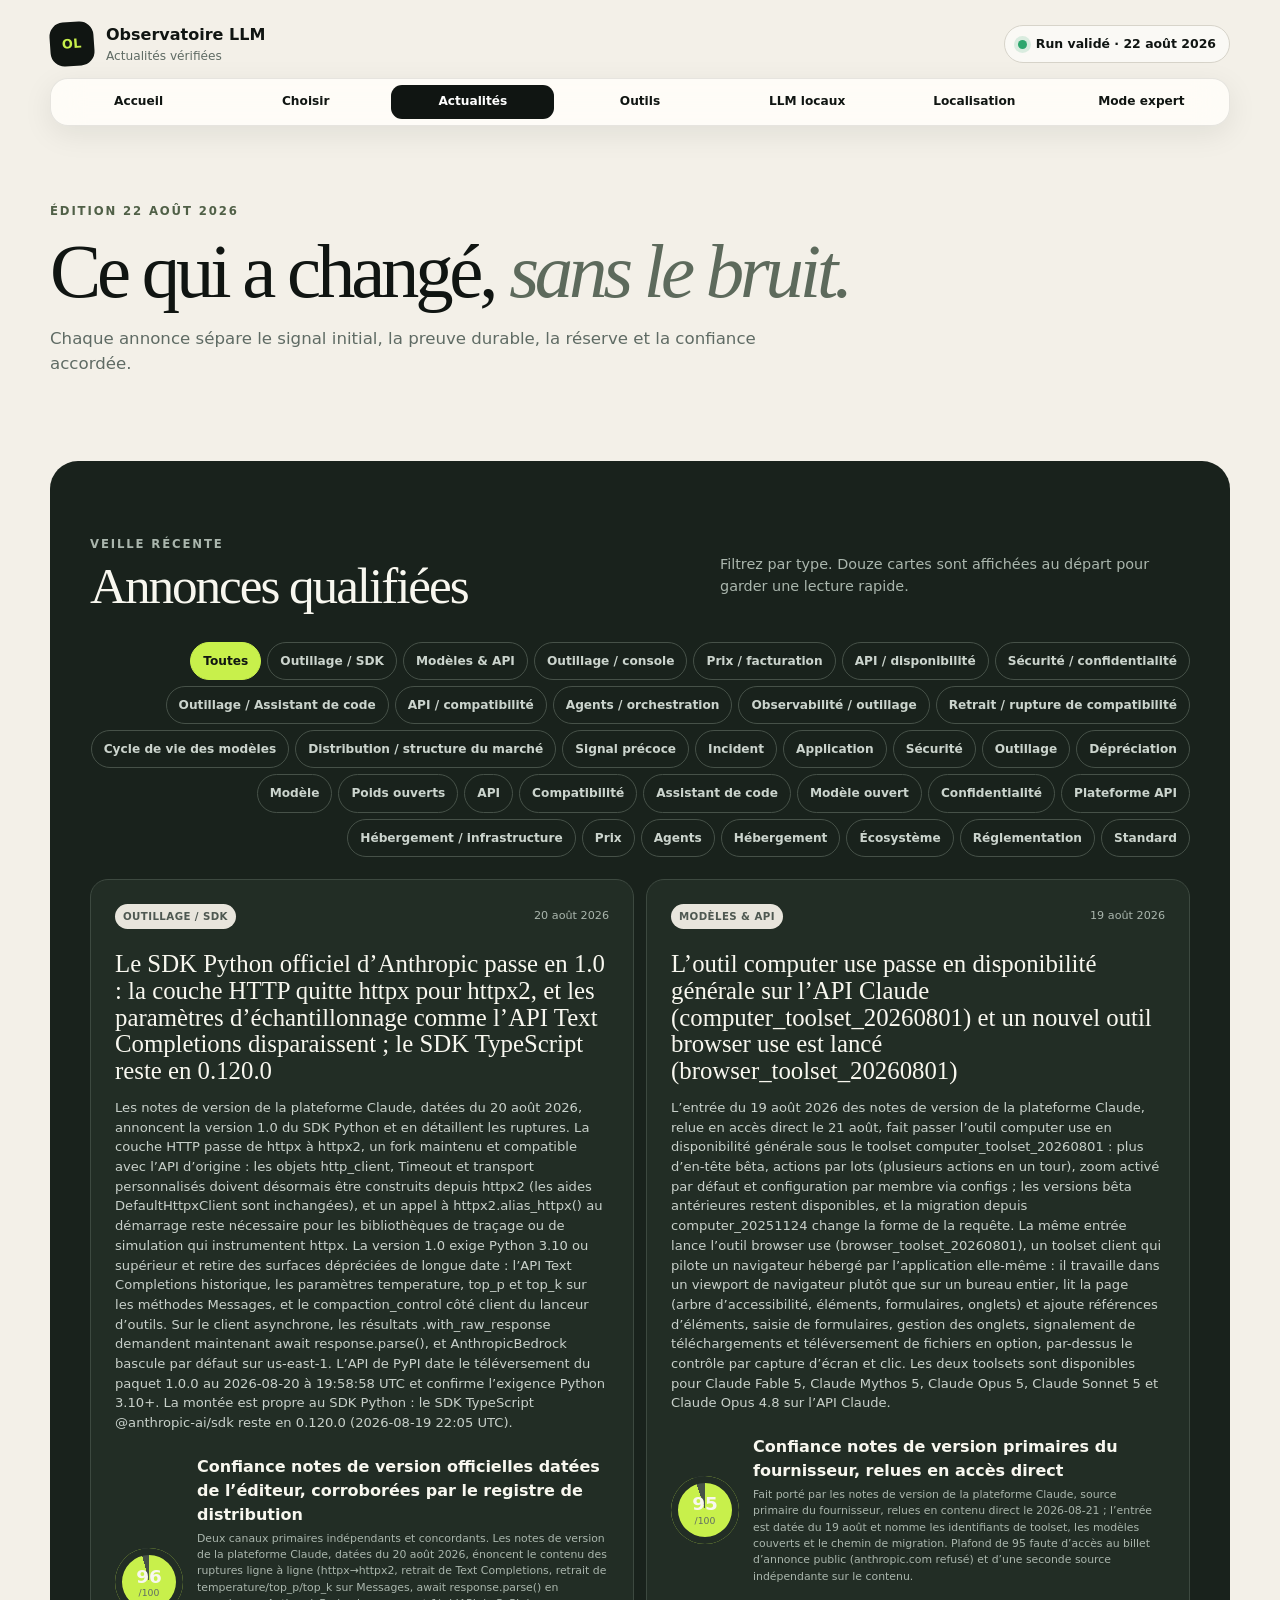
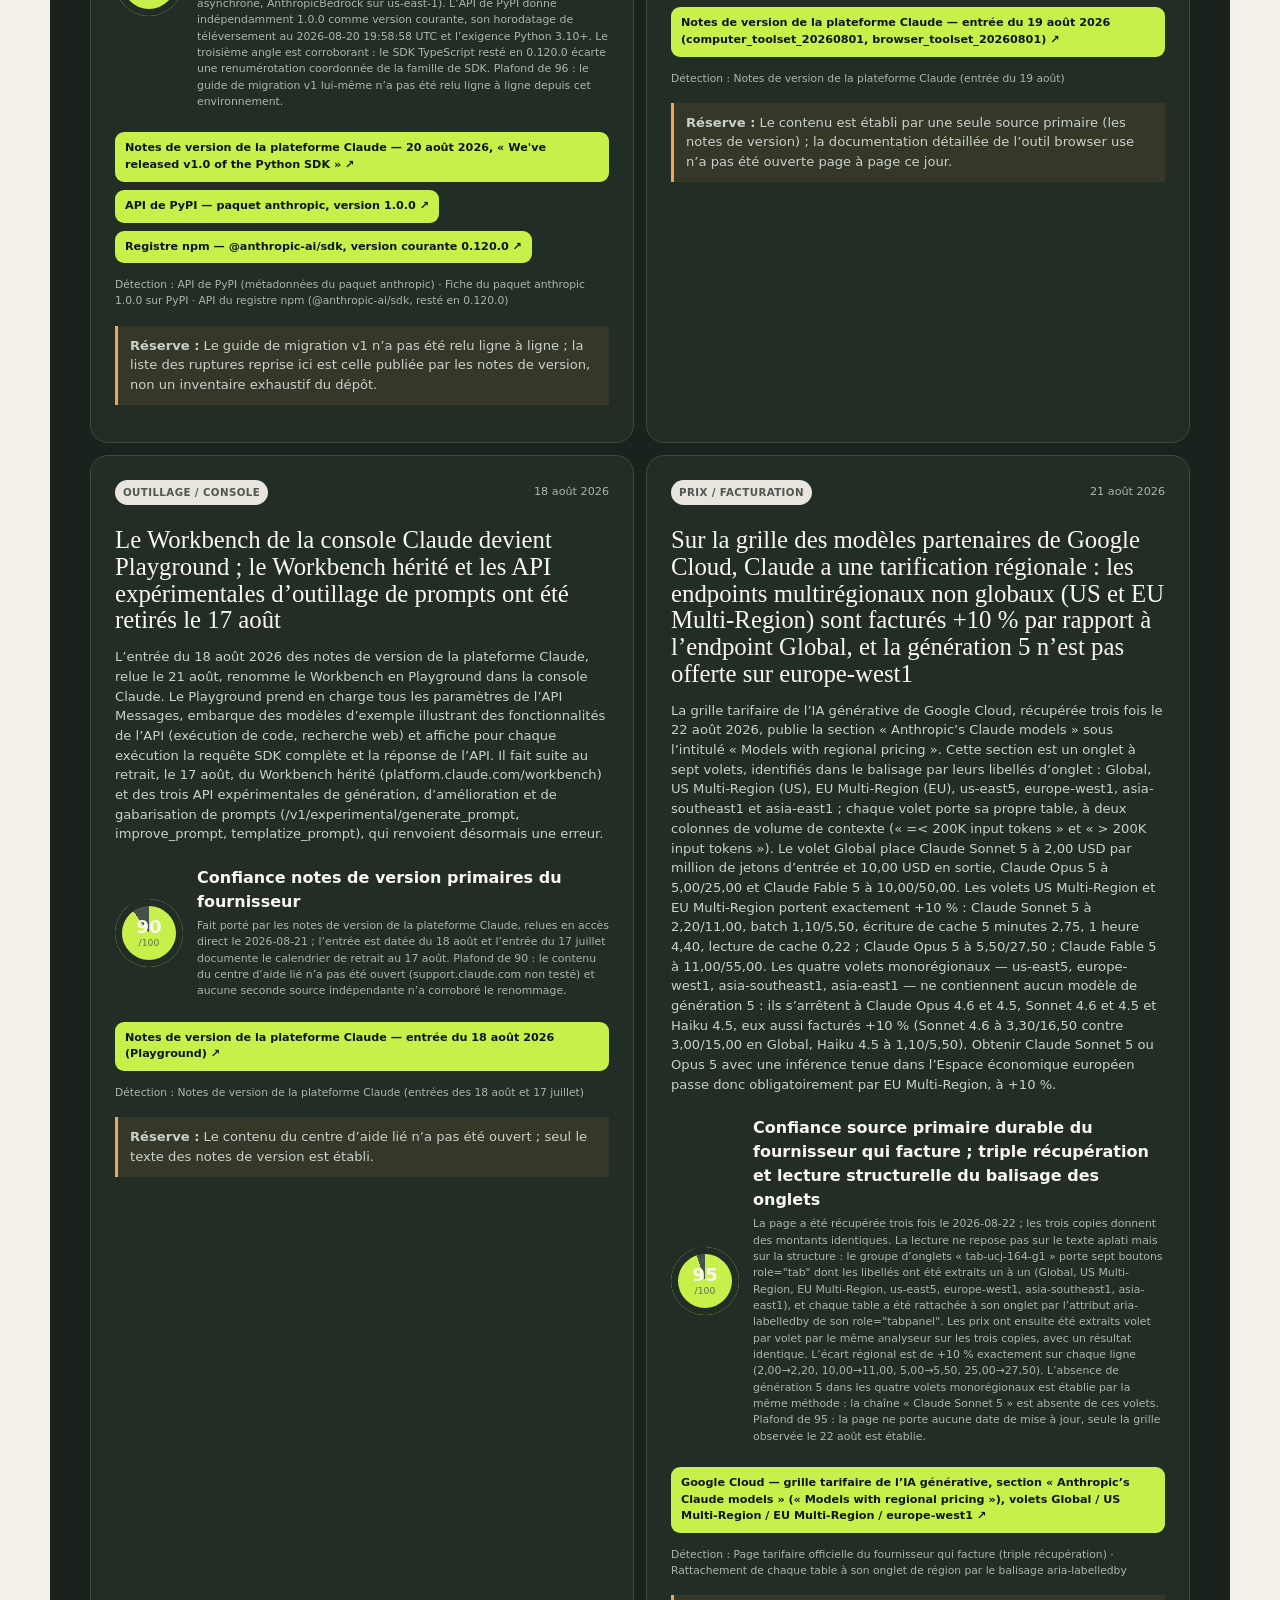
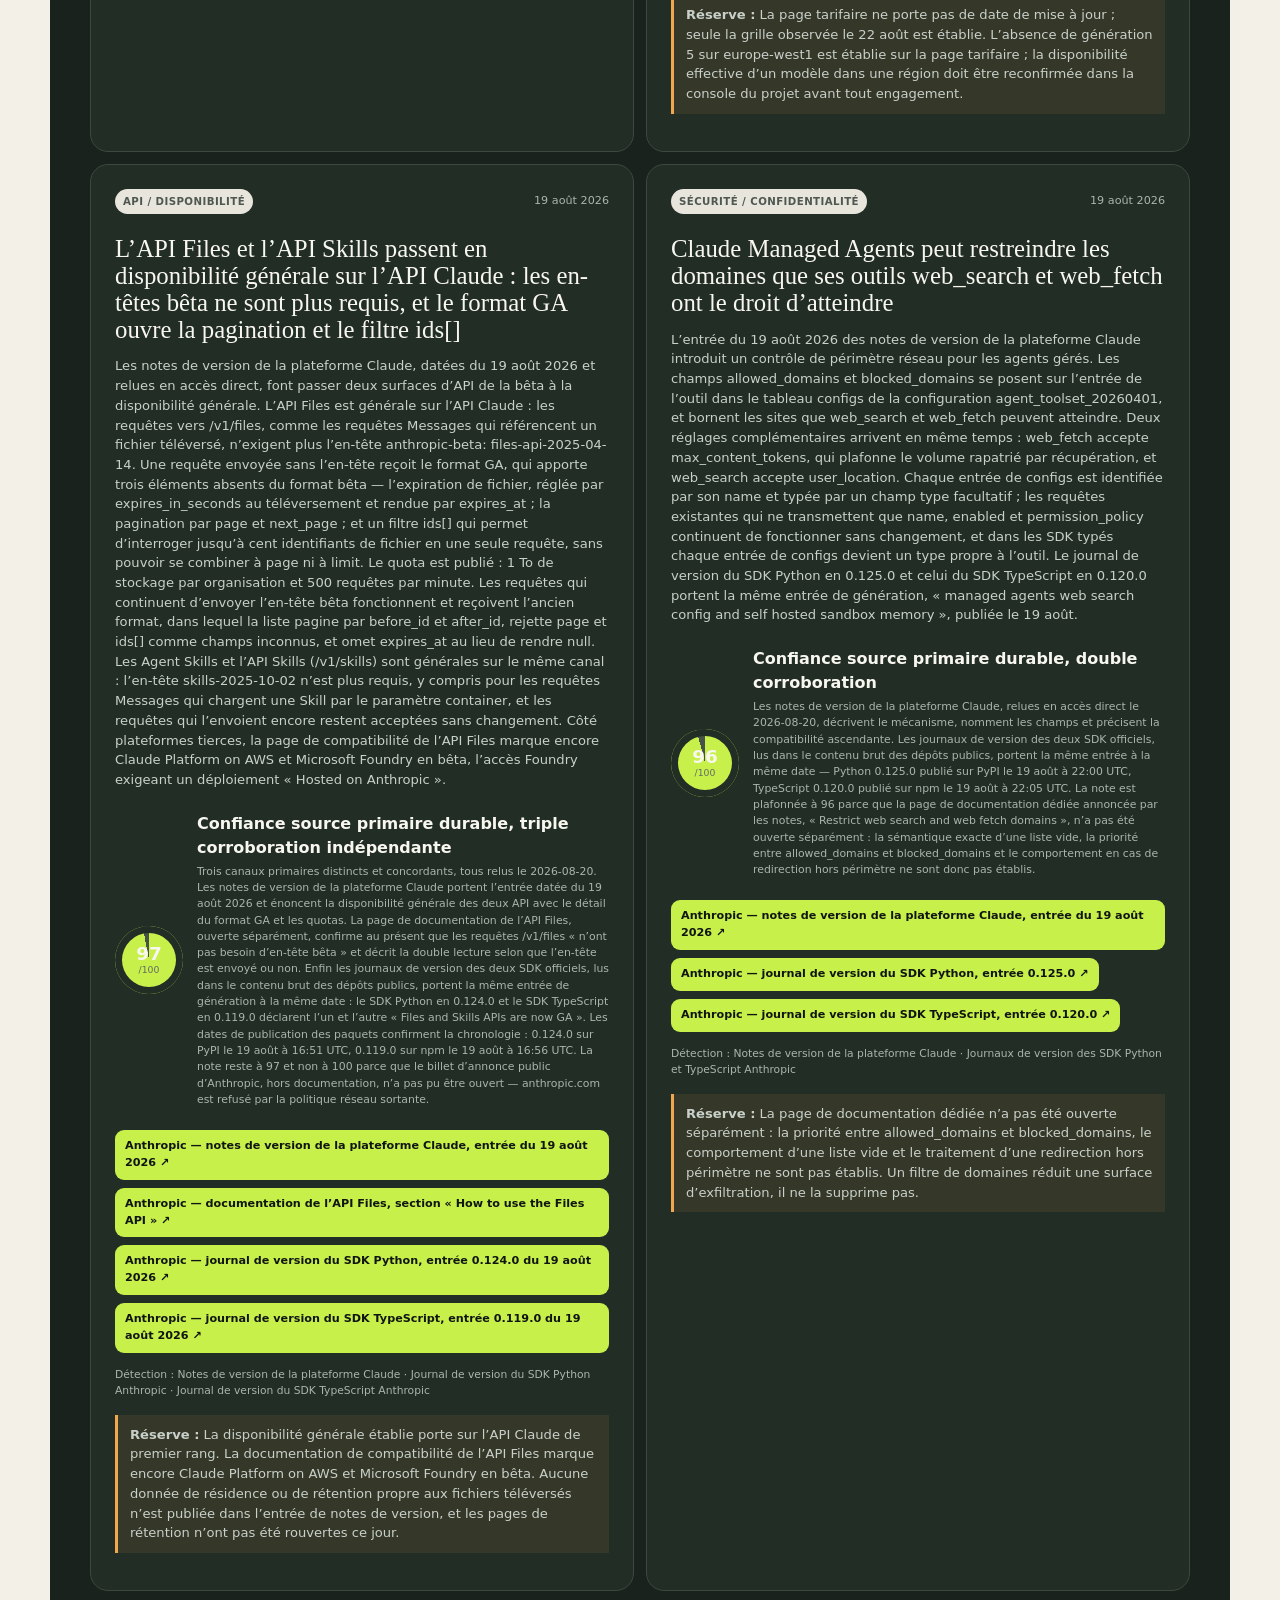
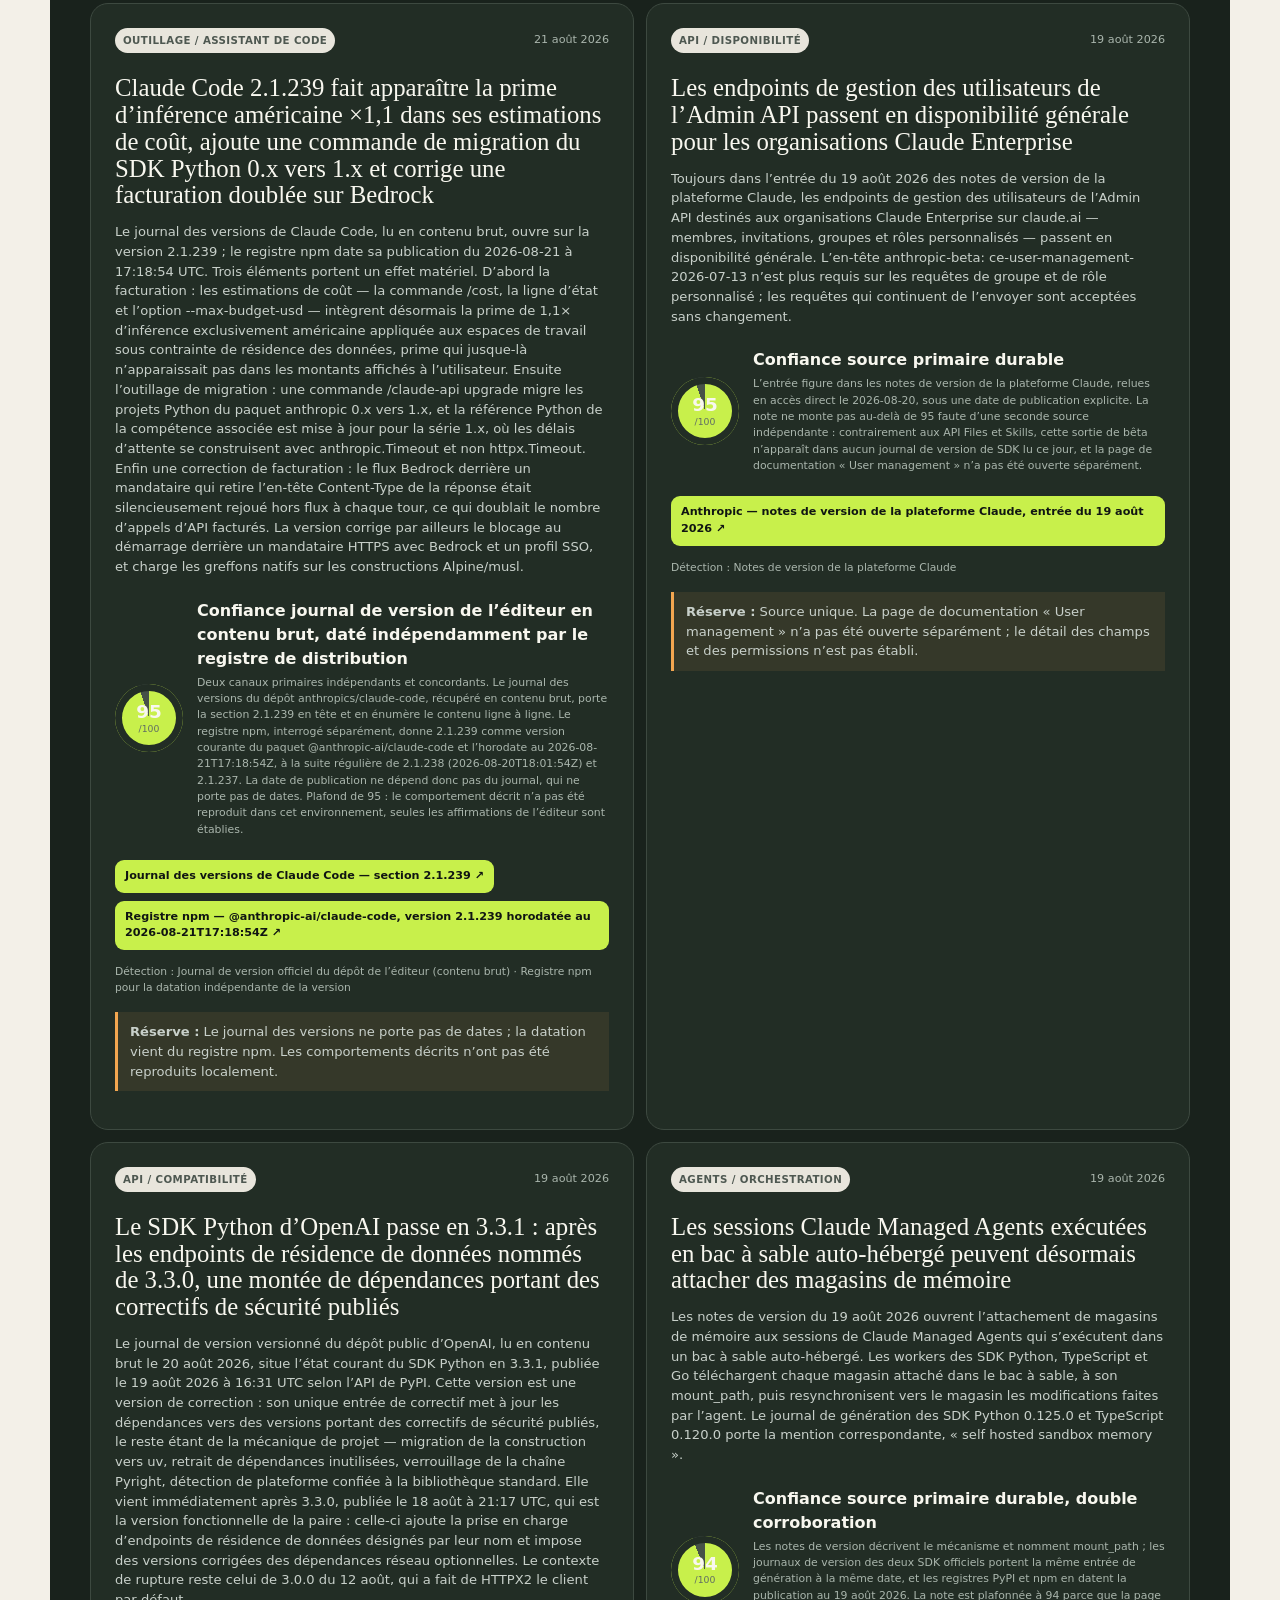
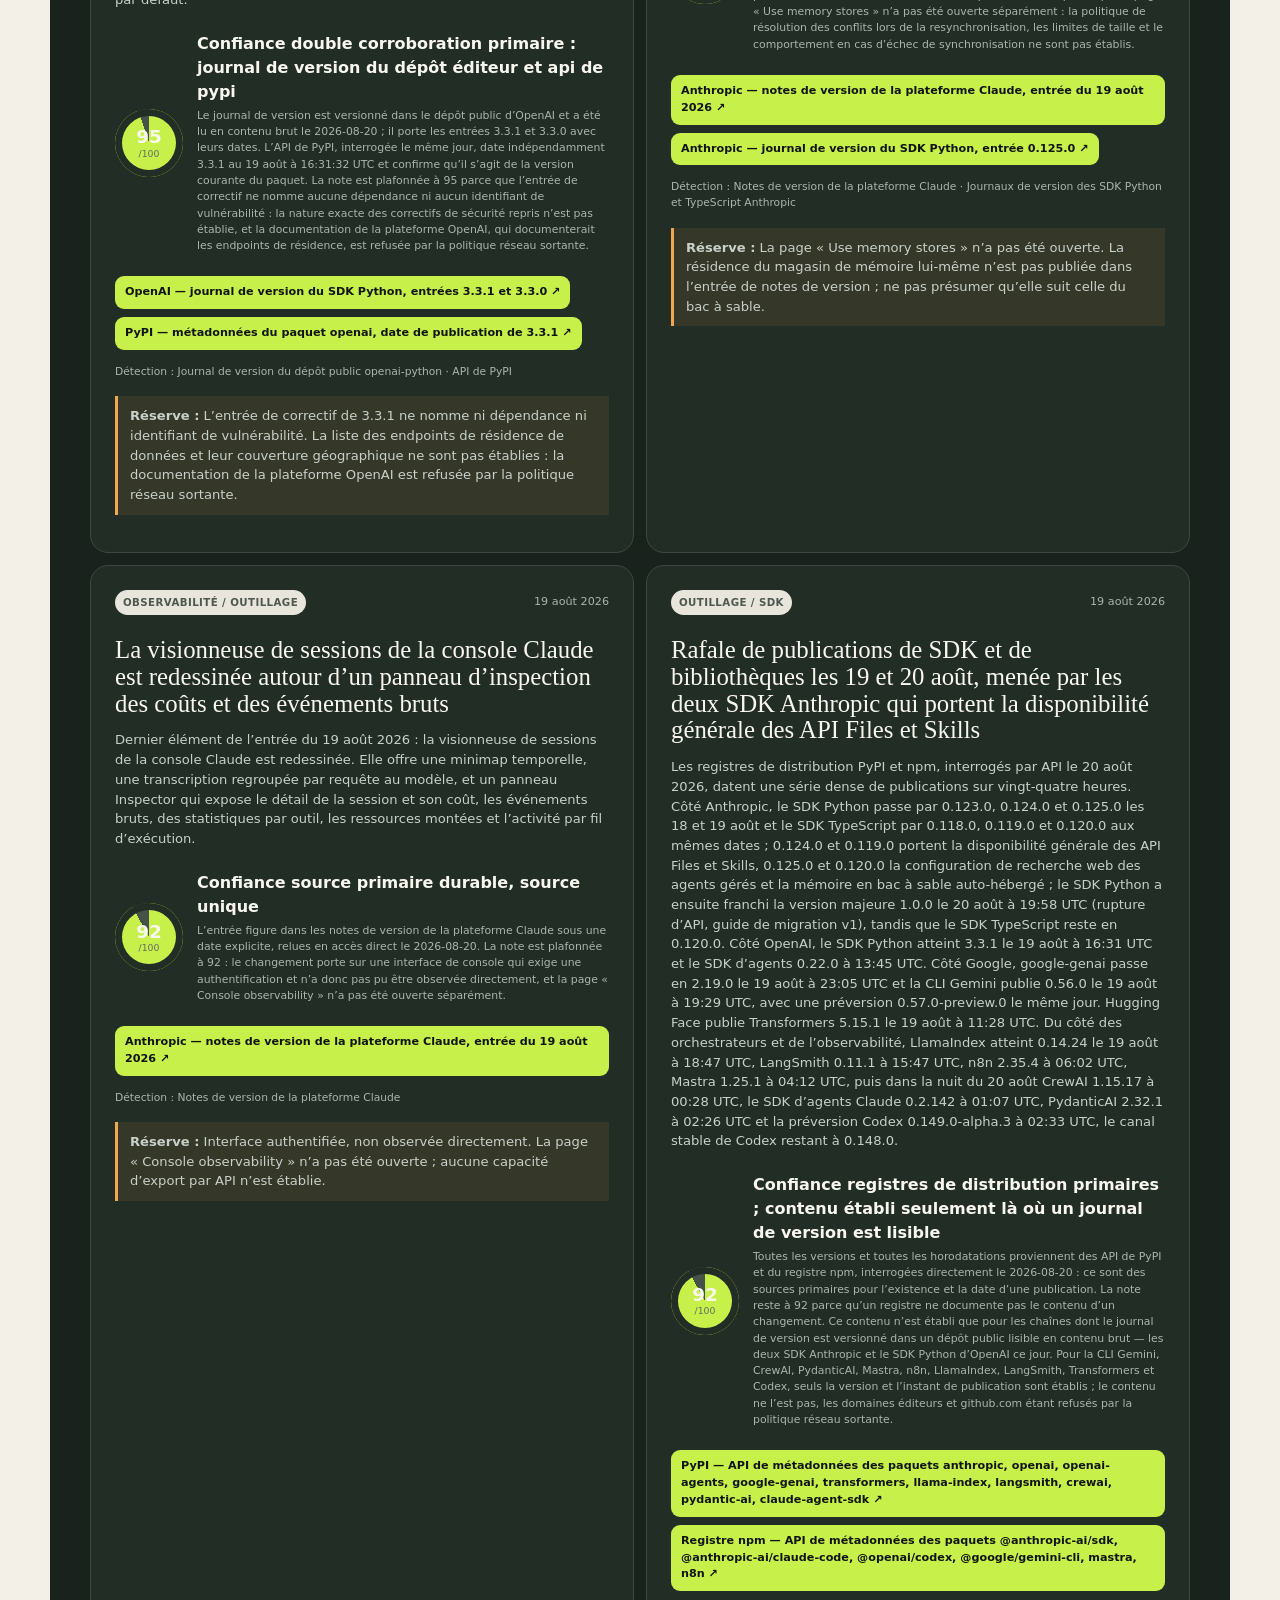
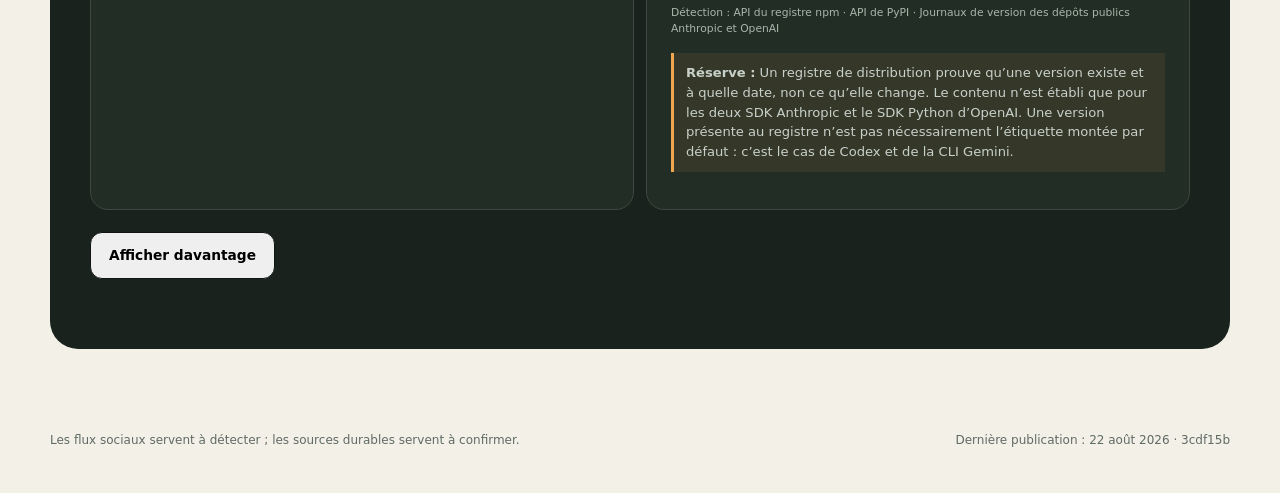
<file: ObservationLLM/dashboard/actualites.html>
<!doctype html>
<html lang="fr-BE">
<head><meta charset="utf-8"><meta name="viewport" content="width=device-width, initial-scale=1"><meta name="description" content="Annonces LLM et agents IA récentes, datées, sourcées et accompagnées d’une note de confiance."><link rel="canonical" href="https://bourguignonsimon.github.io/DailyRun/actualites.html"><title>Actualités vérifiées — Observatoire LLM</title><link rel="stylesheet" href="styles.css"></head>
<body class="simple-page" data-page="actualites">
  <a class="skip-link" href="#contenu">Aller au contenu</a>
  <header class="site-header"><a class="brand" href="index.html"><span class="brand-mark" aria-hidden="true">OL</span><span><strong>Observatoire LLM</strong><small>Actualités vérifiées</small></span></a><div class="run-chip" id="run-chip" aria-live="polite"><span class="status-dot"></span><span>Chargement…</span></div></header>
  <nav class="section-nav primary-nav" aria-label="Navigation principale de l’observatoire"><a href="index.html">Accueil</a><a href="choisir-un-modele.html">Choisir</a><a href="actualites.html" aria-current="page">Actualités</a><a href="outils.html">Outils</a><a href="modeles-locaux.html">LLM locaux</a><a href="localisation.html">Localisation</a><a href="explorer.html">Mode expert</a></nav>
  <main id="contenu"><section class="page-intro"><span class="eyebrow">ÉDITION <span id="edition-date">—</span></span><h1>Ce qui a changé, <em>sans le bruit.</em></h1><p>Chaque annonce sépare le signal initial, la preuve durable, la réserve et la confiance accordée.</p></section>
    <section class="announcements-section standalone-section" id="announcements"><div class="section-heading"><div><span class="eyebrow">VEILLE RÉCENTE</span><h2>Annonces qualifiées</h2></div><p>Filtrez par type. Douze cartes sont affichées au départ pour garder une lecture rapide.</p></div><div class="toolbar"><div class="filters" id="announcement-filters" aria-label="Filtrer les annonces par type"></div></div><div class="announcement-grid" id="announcement-grid" data-limit="12" aria-live="polite"></div><p class="empty-state" id="announcement-empty" hidden>Aucune annonce ne correspond à ce filtre.</p><button class="button secondary load-more" id="announcement-more" type="button">Afficher davantage</button></section>
  </main><footer><p>Les flux sociaux servent à détecter ; les sources durables servent à confirmer.</p><p id="footer-run">Dernière publication : —</p></footer><script src="app.js" defer></script>
</body></html>
</file>
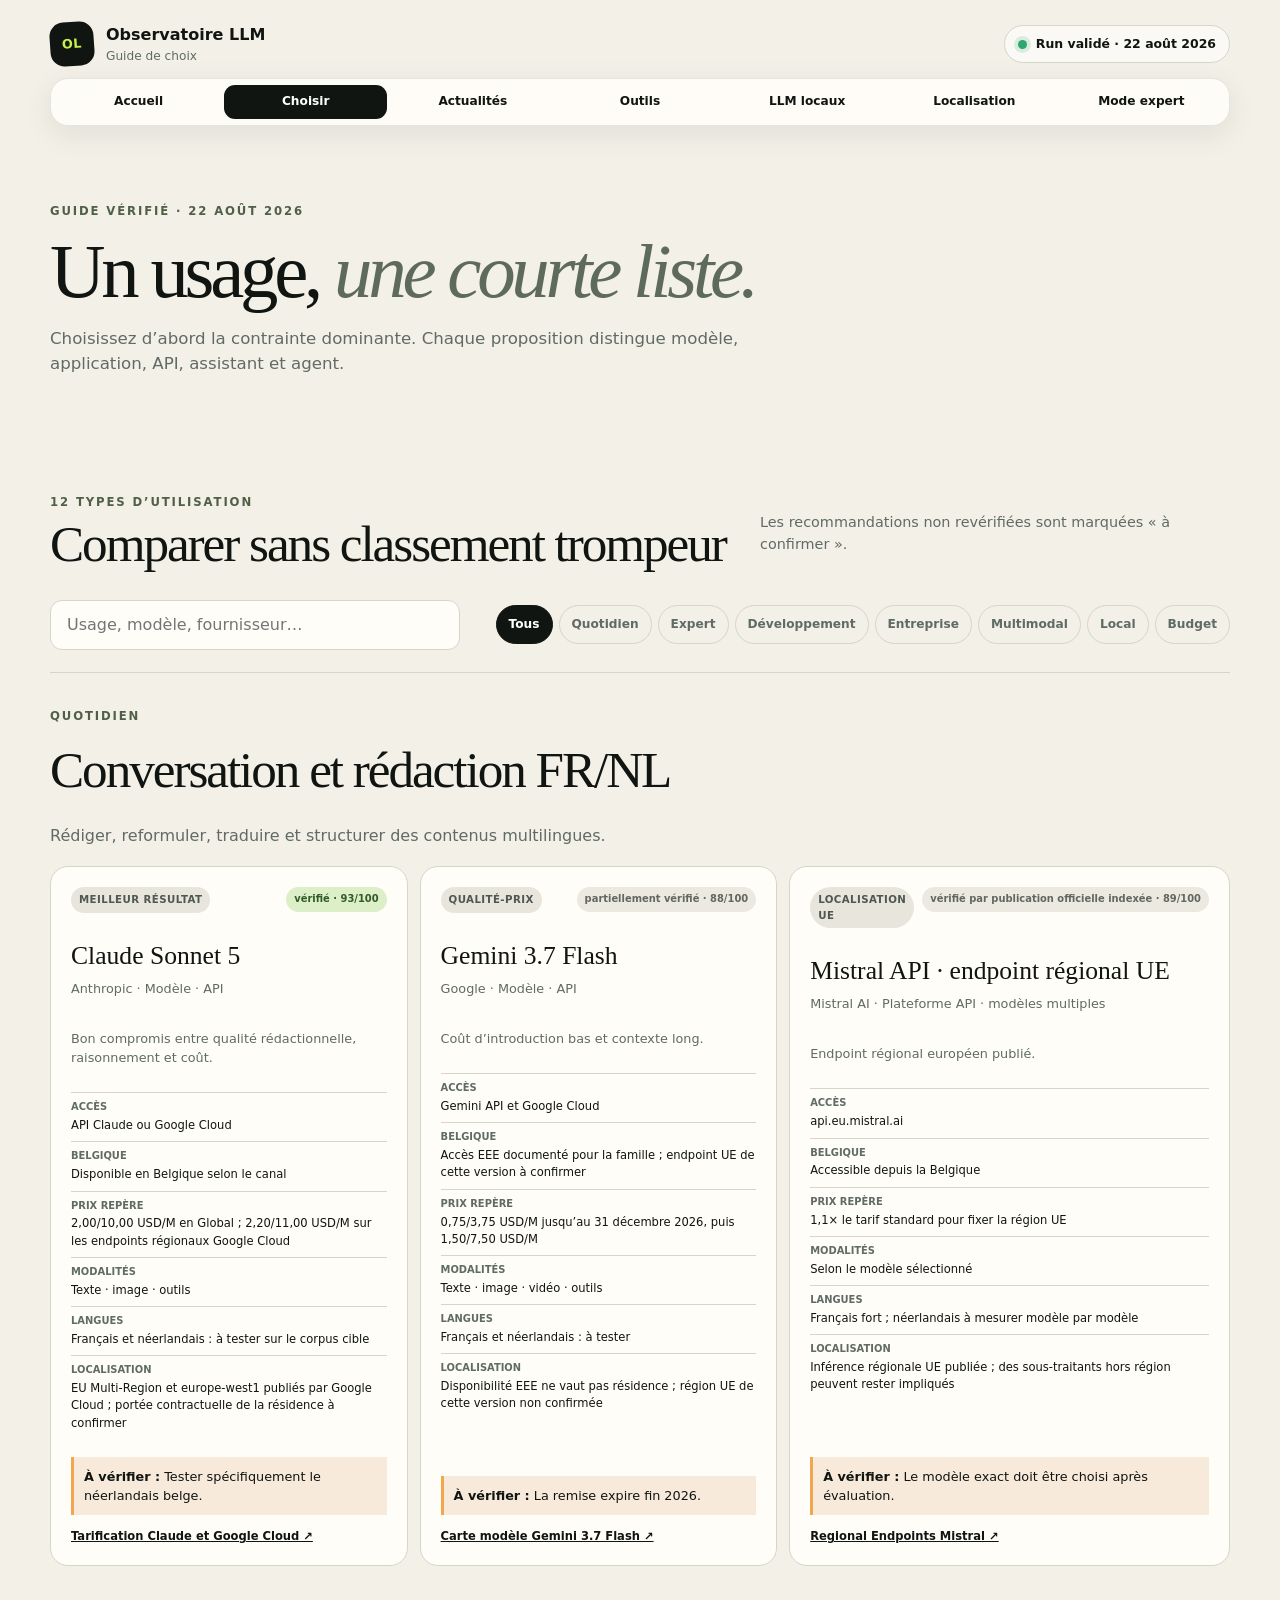
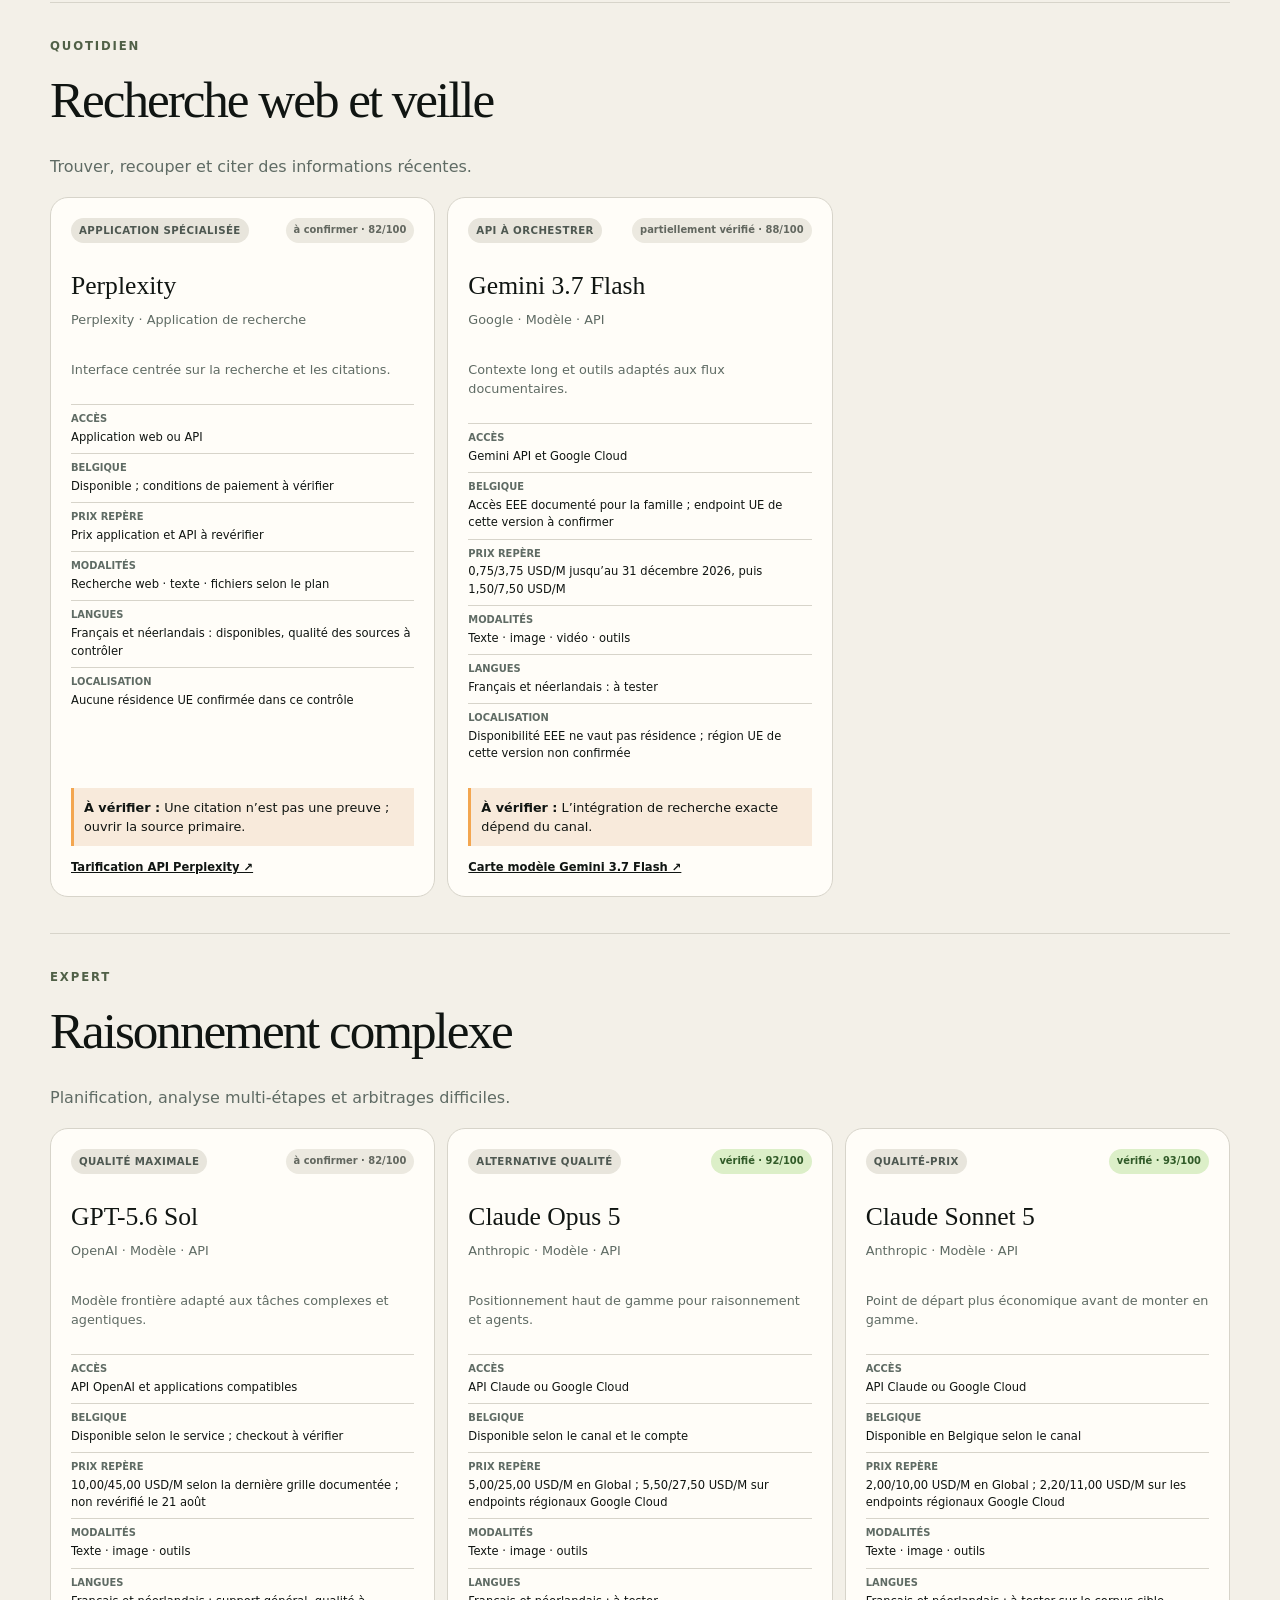
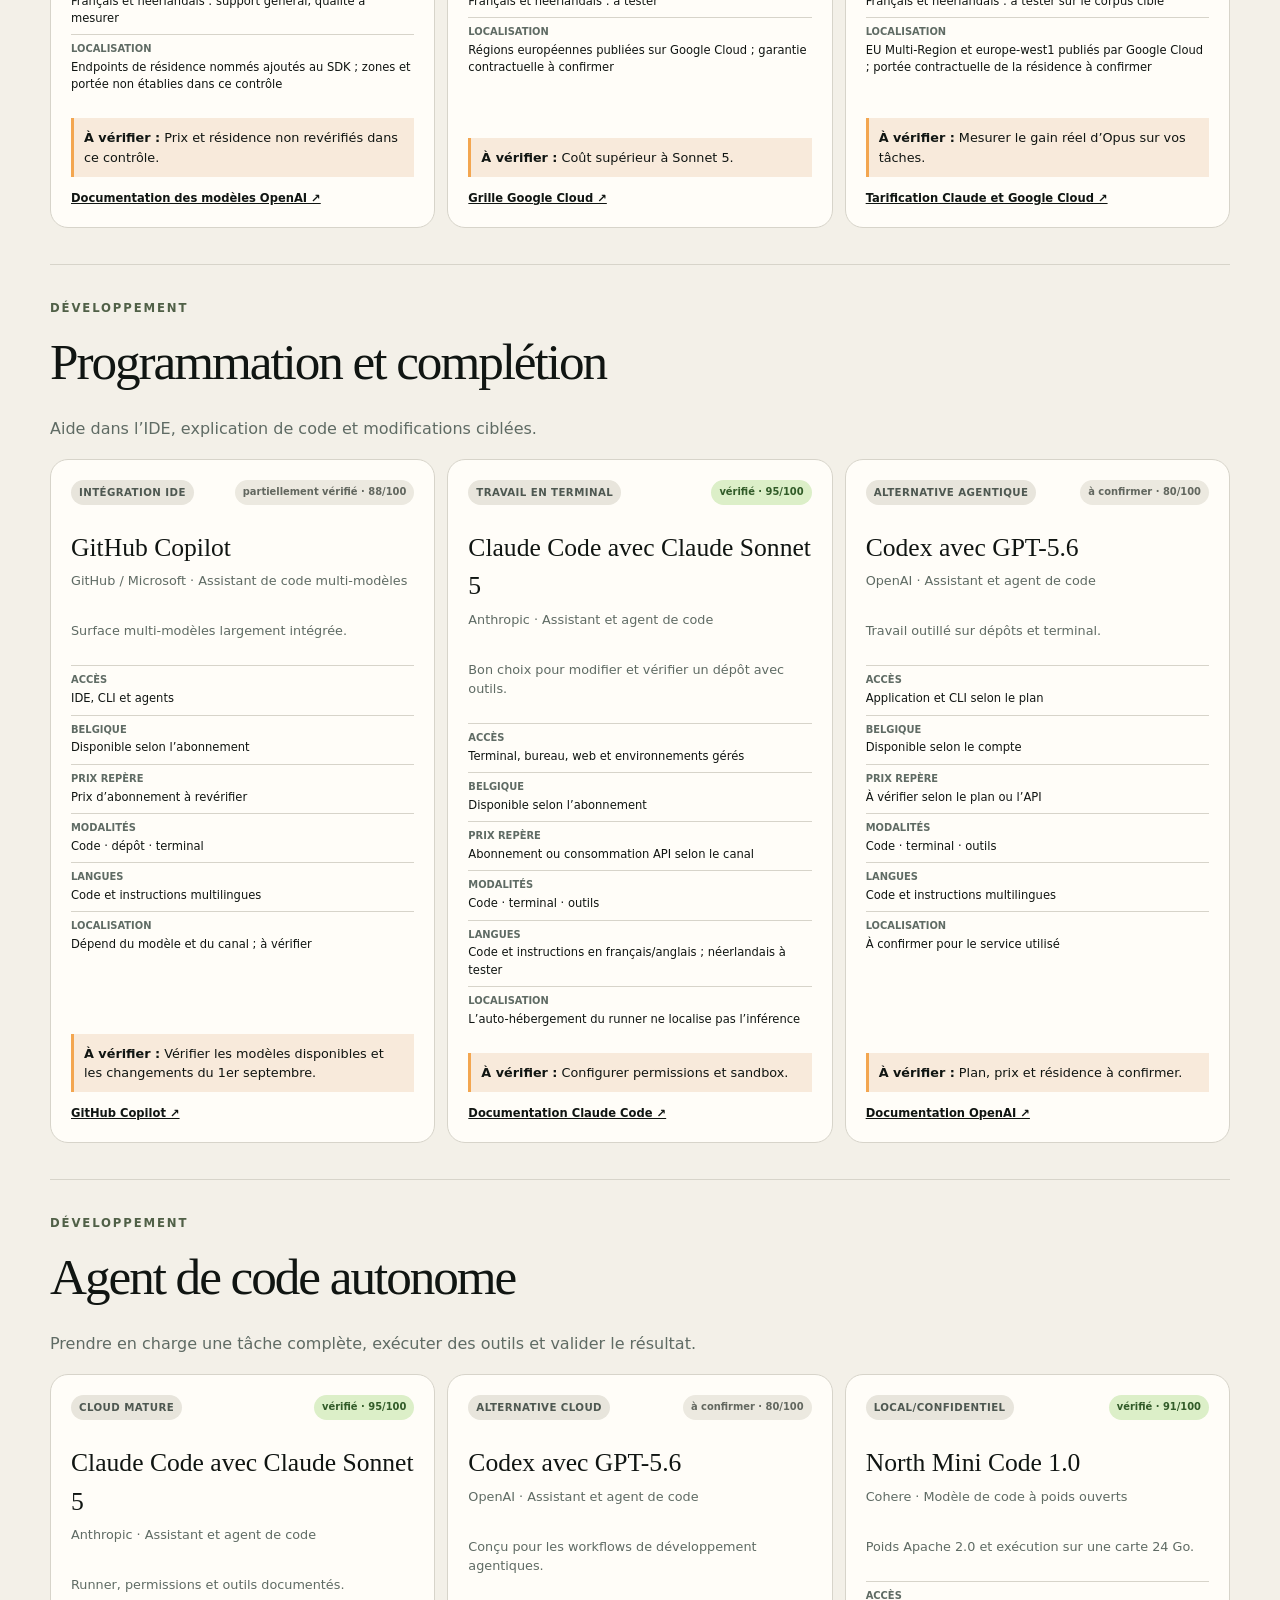
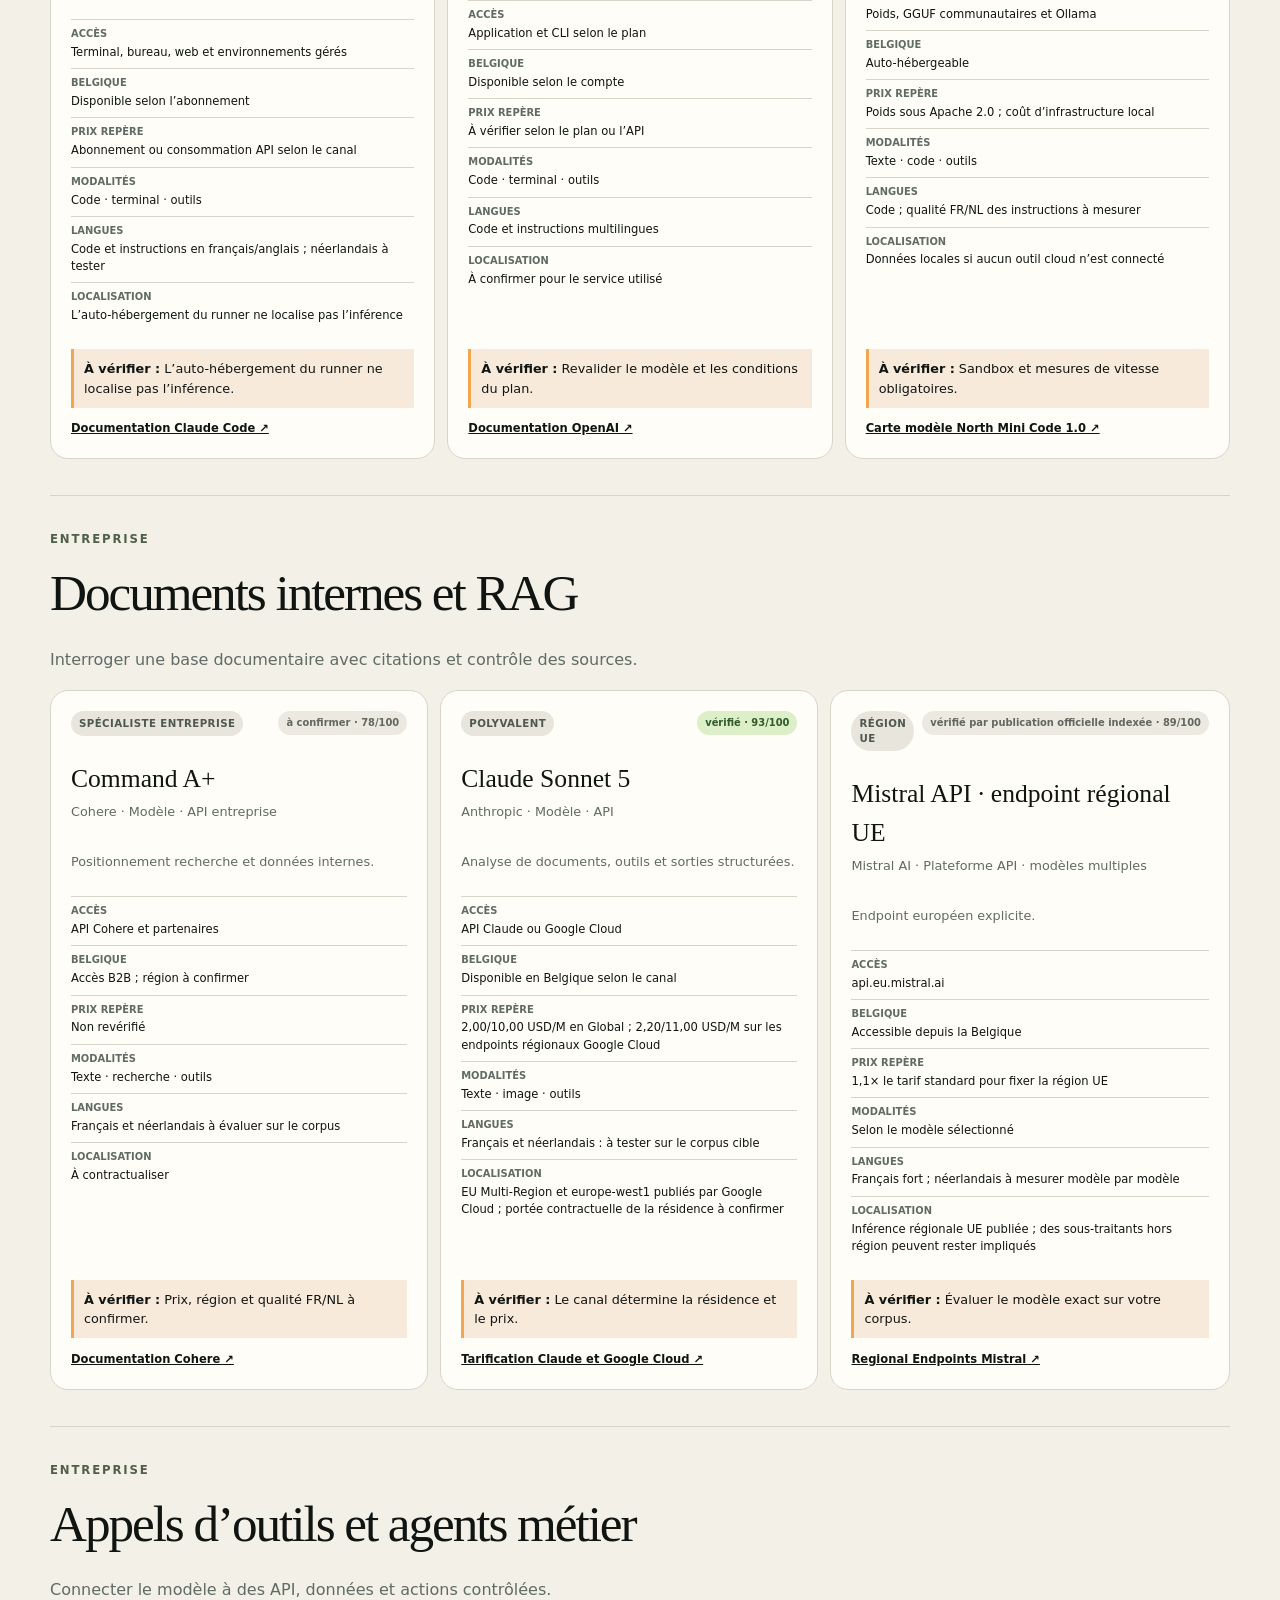
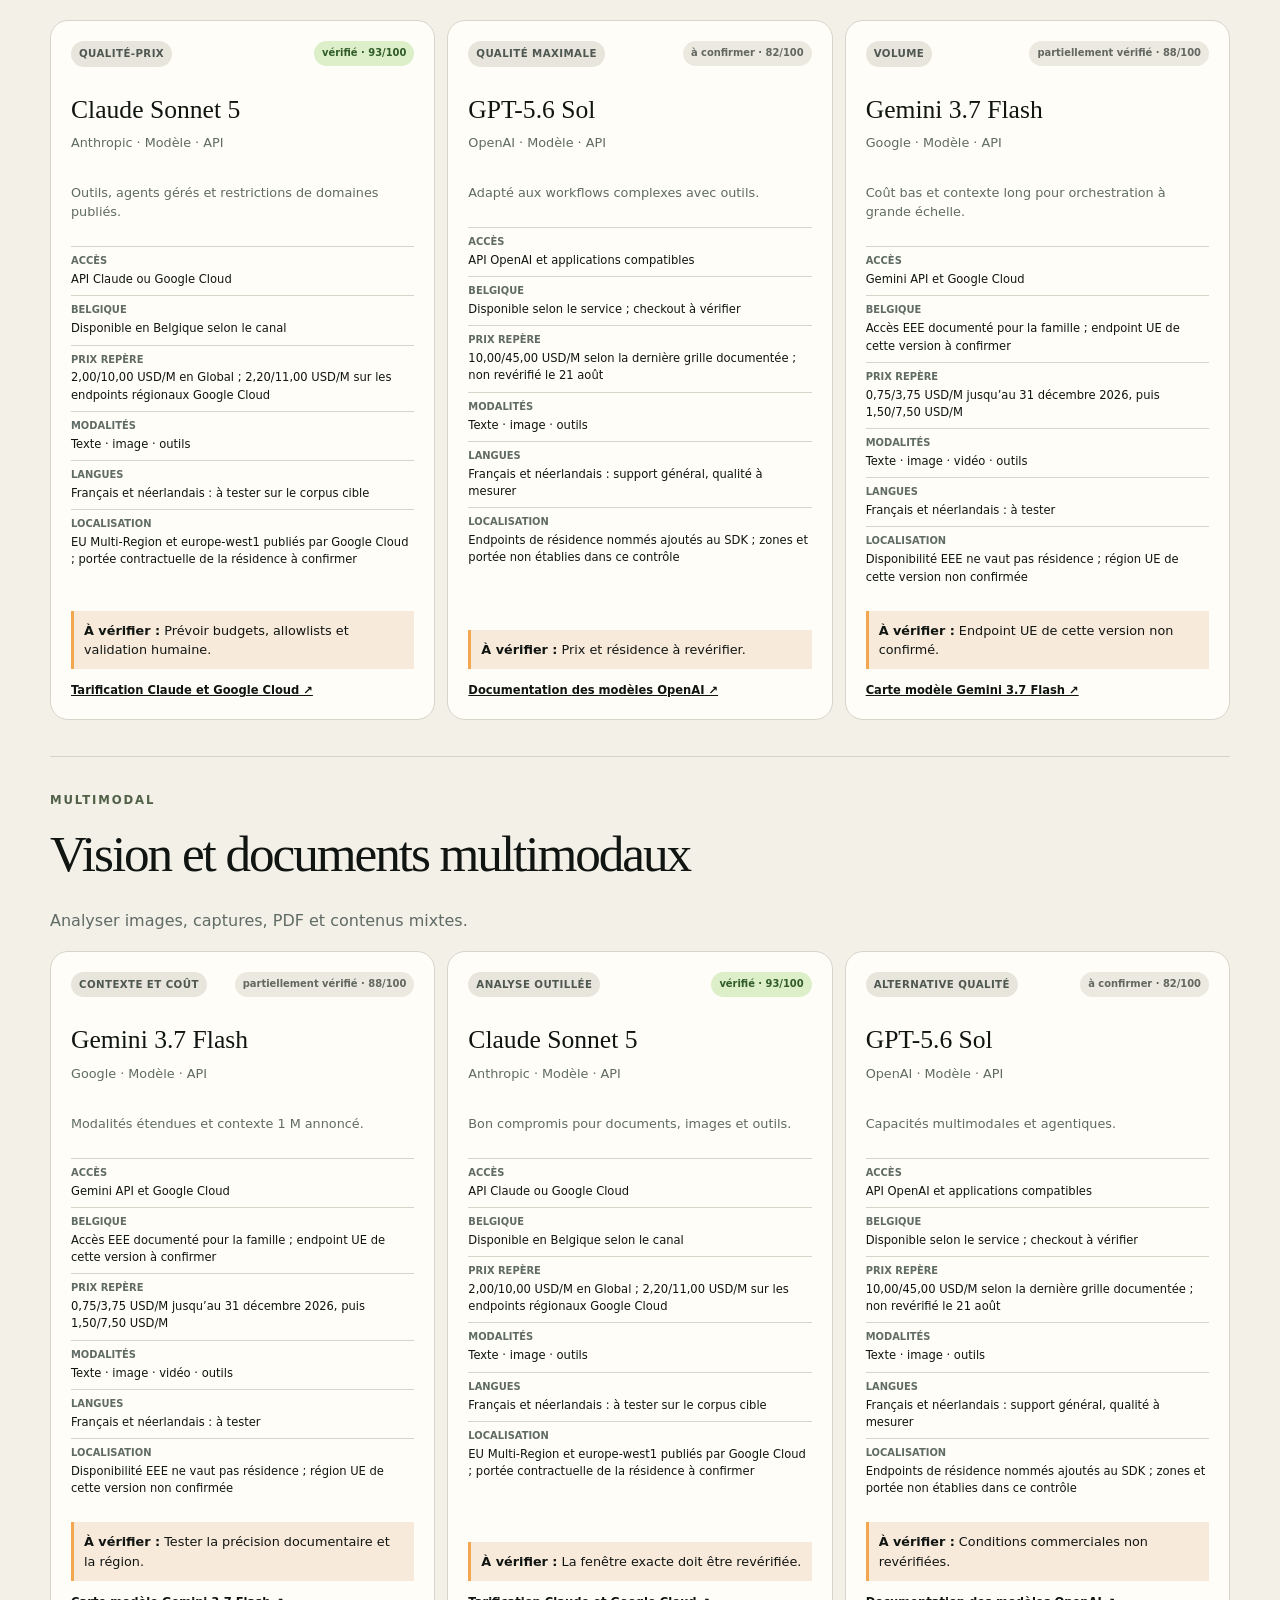
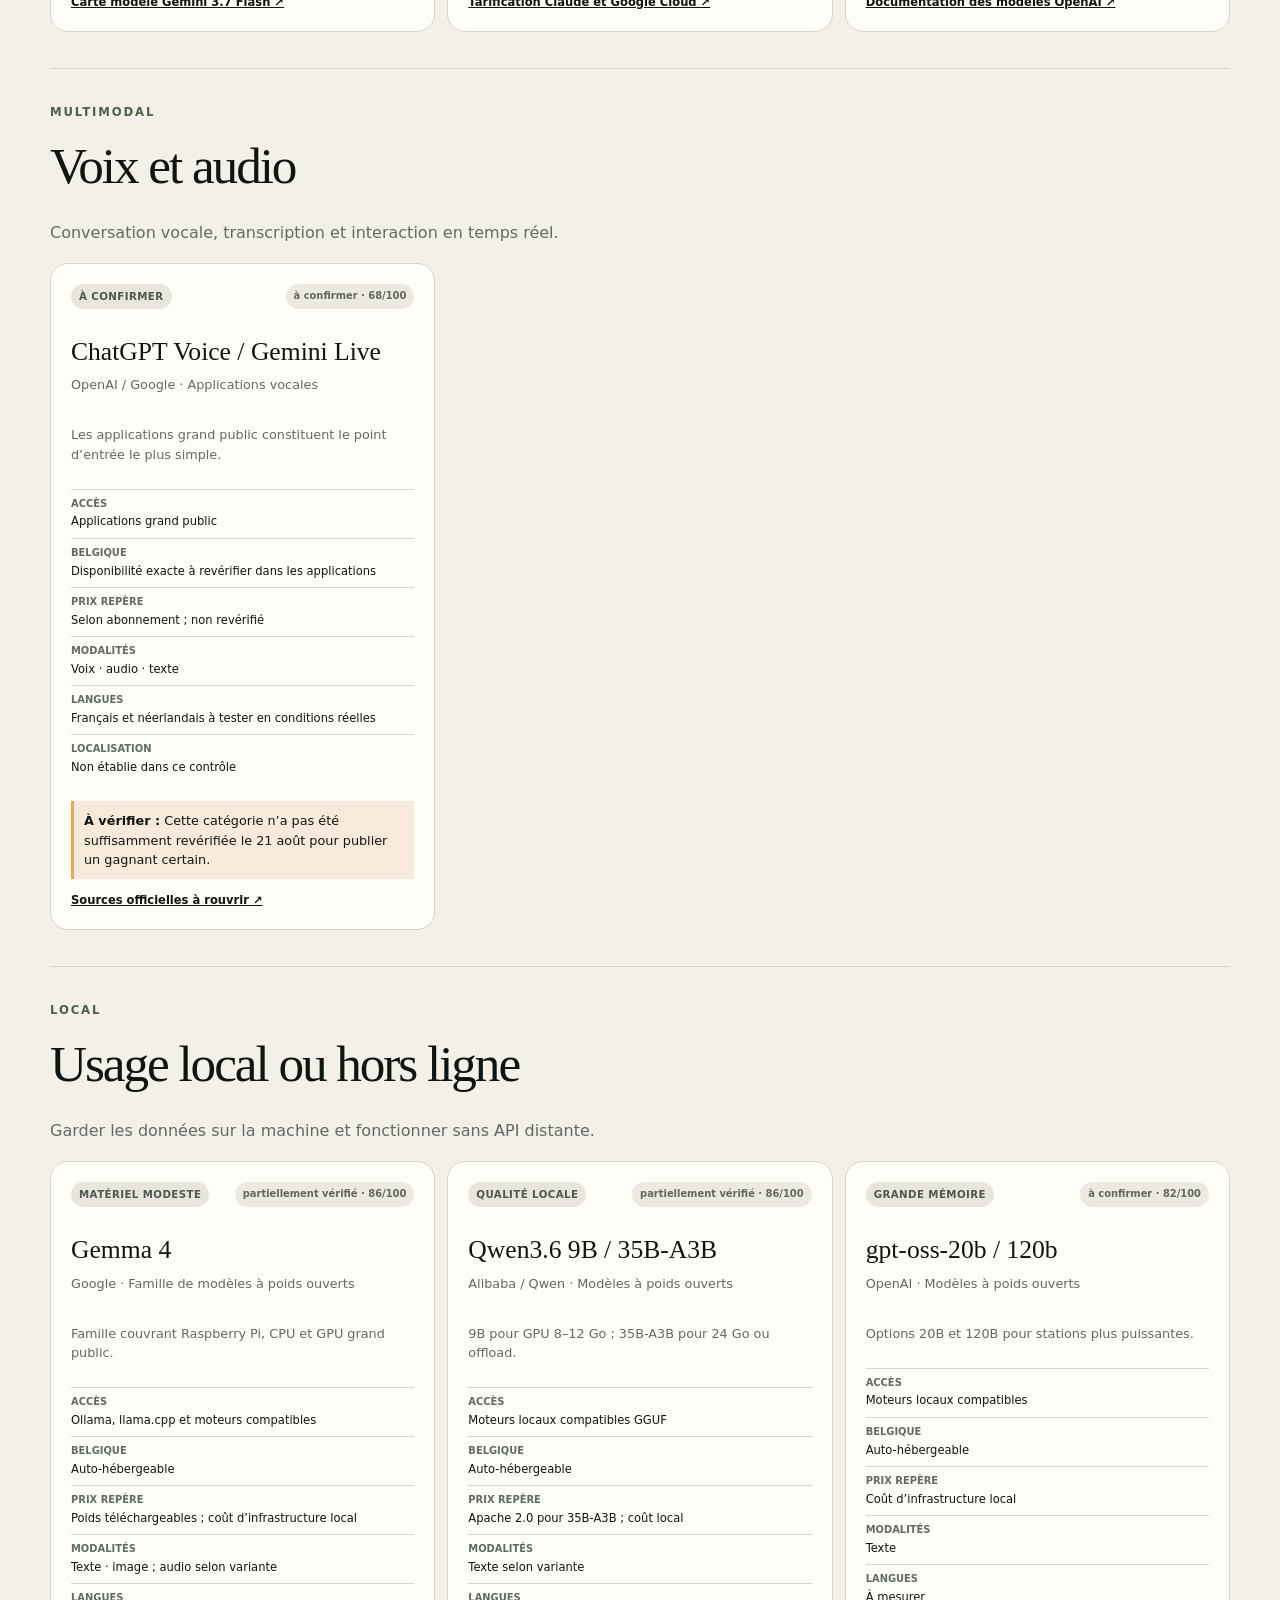
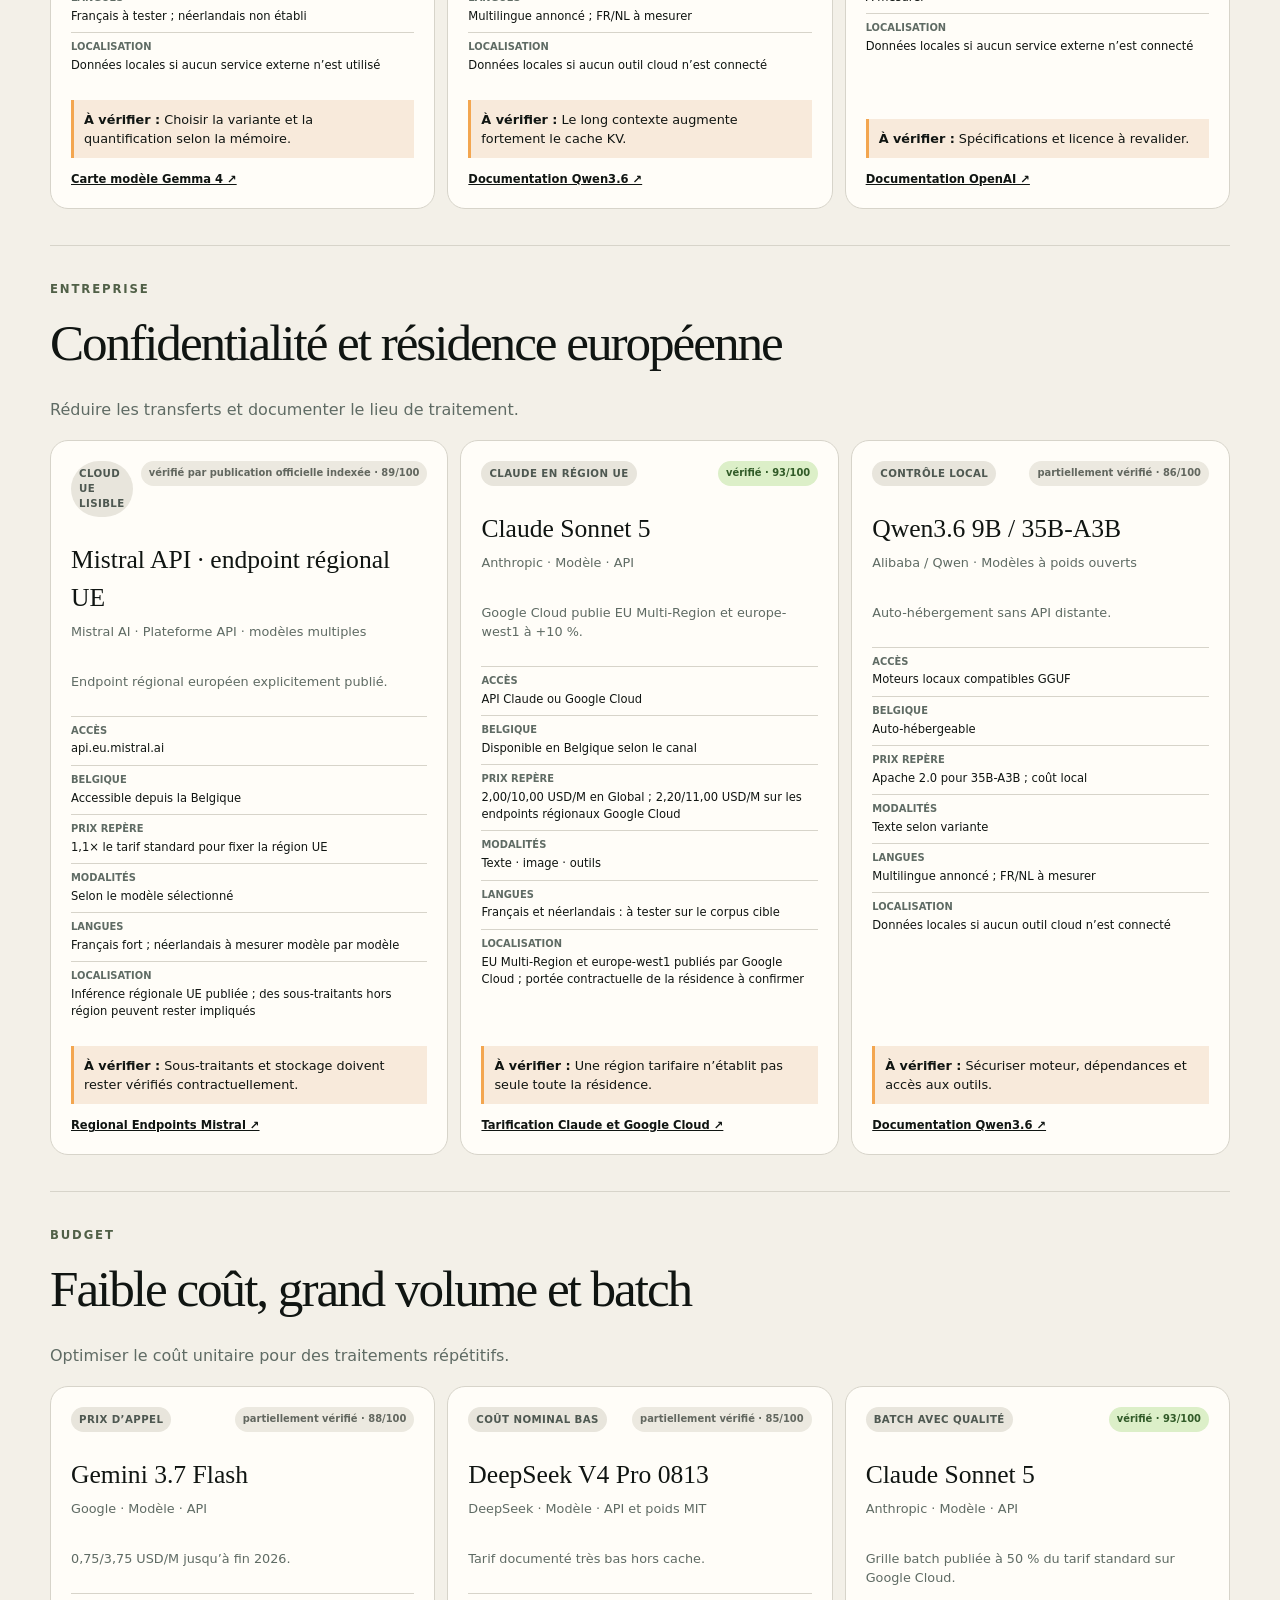
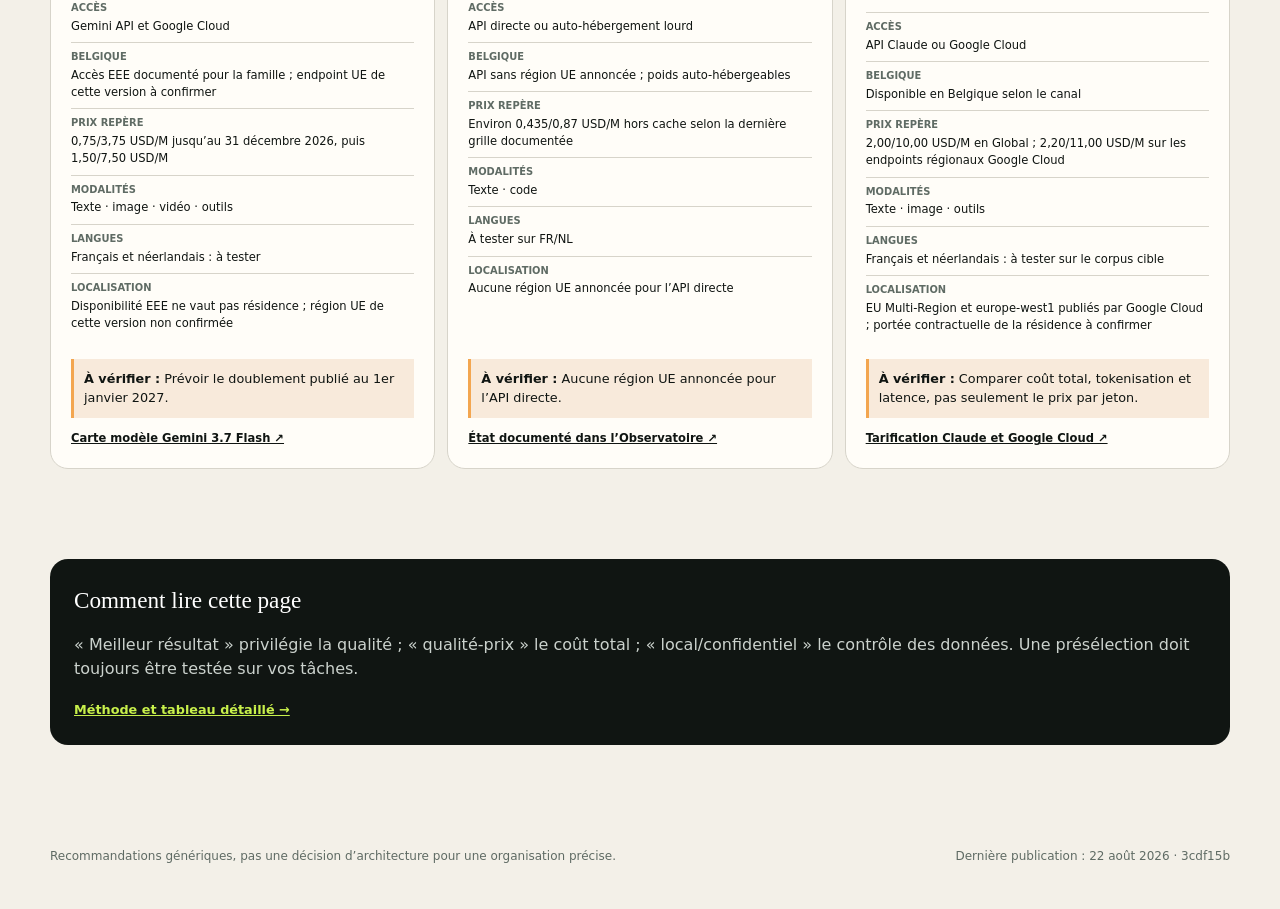
<file: ObservationLLM/dashboard/choisir-un-modele.html>
<!doctype html>
<html lang="fr-BE">
<head><meta charset="utf-8"><meta name="viewport" content="width=device-width, initial-scale=1"><meta name="description" content="Choisir un modèle LLM selon l’usage, le coût, le déploiement local ou cloud et la résidence européenne."><link rel="canonical" href="https://bourguignonsimon.github.io/DailyRun/choisir-un-modele.html"><title>Quel modèle pour quel usage — Observatoire LLM</title><link rel="stylesheet" href="styles.css"></head>
<body class="simple-page" data-page="choisir">
  <a class="skip-link" href="#contenu">Aller au contenu</a><header class="site-header"><a class="brand" href="index.html"><span class="brand-mark" aria-hidden="true">OL</span><span><strong>Observatoire LLM</strong><small>Guide de choix</small></span></a><div class="run-chip" id="run-chip" aria-live="polite"><span class="status-dot"></span><span>Chargement…</span></div></header>
  <nav class="section-nav primary-nav" aria-label="Navigation principale de l’observatoire"><a href="index.html">Accueil</a><a href="choisir-un-modele.html" aria-current="page">Choisir</a><a href="actualites.html">Actualités</a><a href="outils.html">Outils</a><a href="modeles-locaux.html">LLM locaux</a><a href="localisation.html">Localisation</a><a href="explorer.html">Mode expert</a></nav>
  <main id="contenu"><section class="page-intro"><span class="eyebrow">GUIDE VÉRIFIÉ · <span id="edition-date">—</span></span><h1>Un usage, <em>une courte liste.</em></h1><p>Choisissez d’abord la contrainte dominante. Chaque proposition distingue modèle, application, API, assistant et agent.</p></section>
    <section class="recommendation-browser" aria-labelledby="recommendation-title"><div class="section-heading"><div><span class="eyebrow">12 TYPES D’UTILISATION</span><h2 id="recommendation-title">Comparer sans classement trompeur</h2></div><p>Les recommandations non revérifiées sont marquées « à confirmer ».</p></div><div class="toolbar recommendation-toolbar"><label class="search-field"><span class="sr-only">Rechercher un usage ou un modèle</span><input id="recommendation-search" type="search" placeholder="Usage, modèle, fournisseur…" autocomplete="off"></label><div class="filters" id="recommendation-filters" aria-label="Filtrer les recommandations"></div></div><div class="use-case-grid" id="use-case-grid" aria-live="polite"></div><p class="empty-state" id="recommendation-empty" hidden>Aucune recommandation ne correspond à ce filtre.</p></section>
    <section class="method-strip"><strong>Comment lire cette page</strong><p>« Meilleur résultat » privilégie la qualité ; « qualité-prix » le coût total ; « local/confidentiel » le contrôle des données. Une présélection doit toujours être testée sur vos tâches.</p><a href="recommandations-modeles-par-usage.html">Méthode et tableau détaillé →</a></section>
  </main><footer><p>Recommandations génériques, pas une décision d’architecture pour une organisation précise.</p><p id="footer-run">Dernière publication : —</p></footer><script src="app.js" defer></script>
</body></html>
</file>
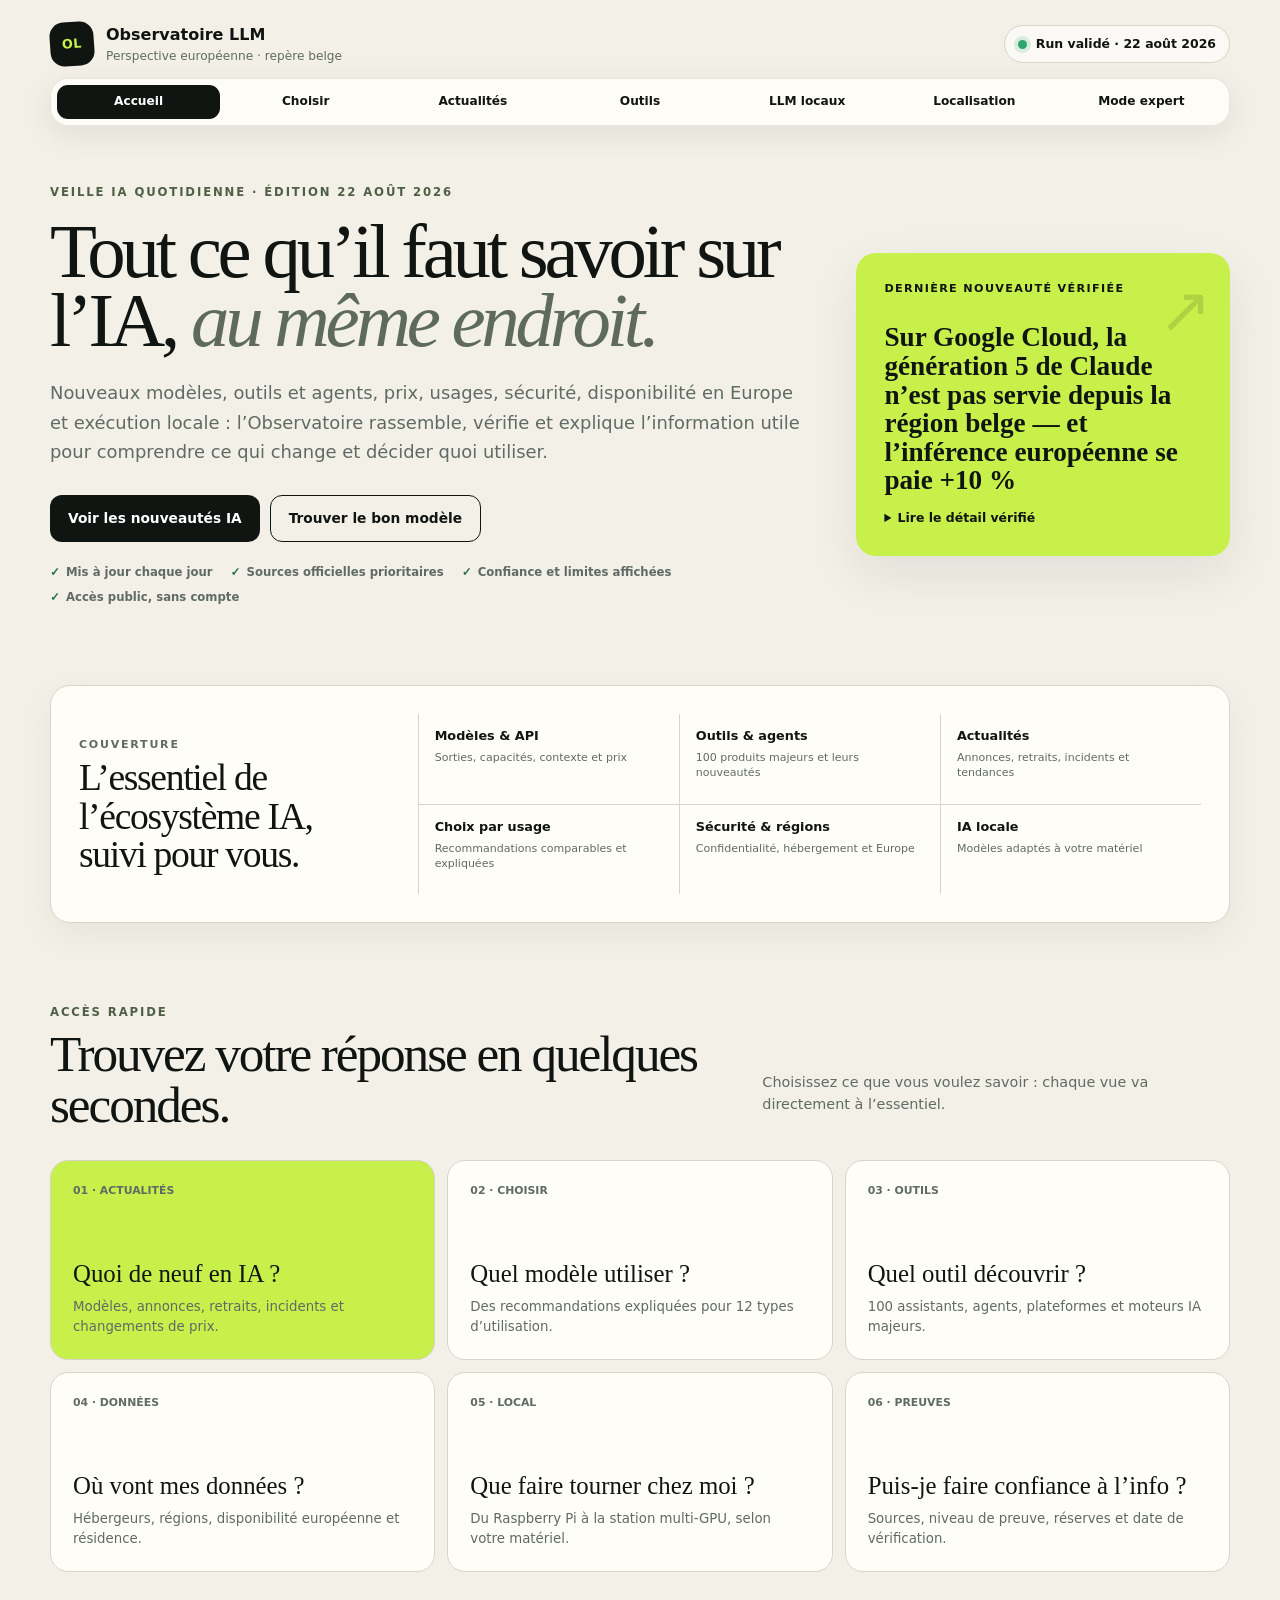
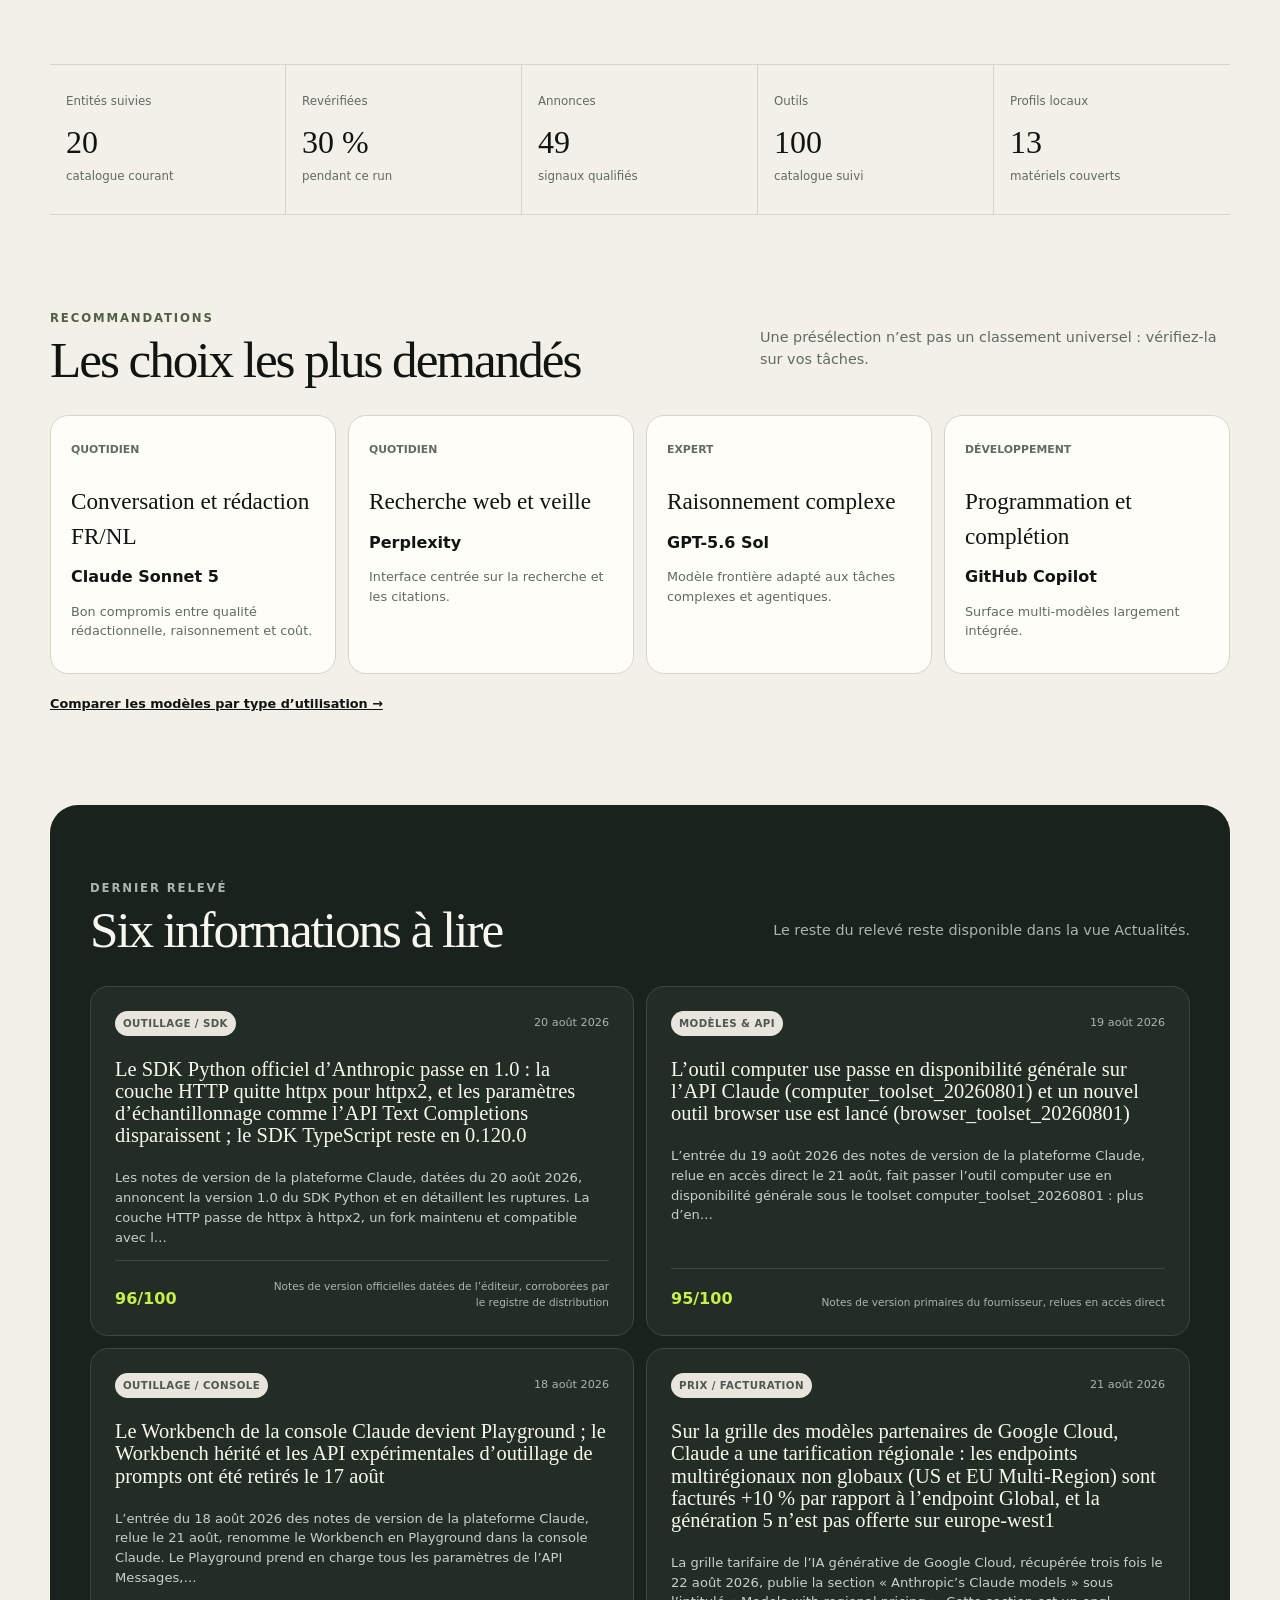
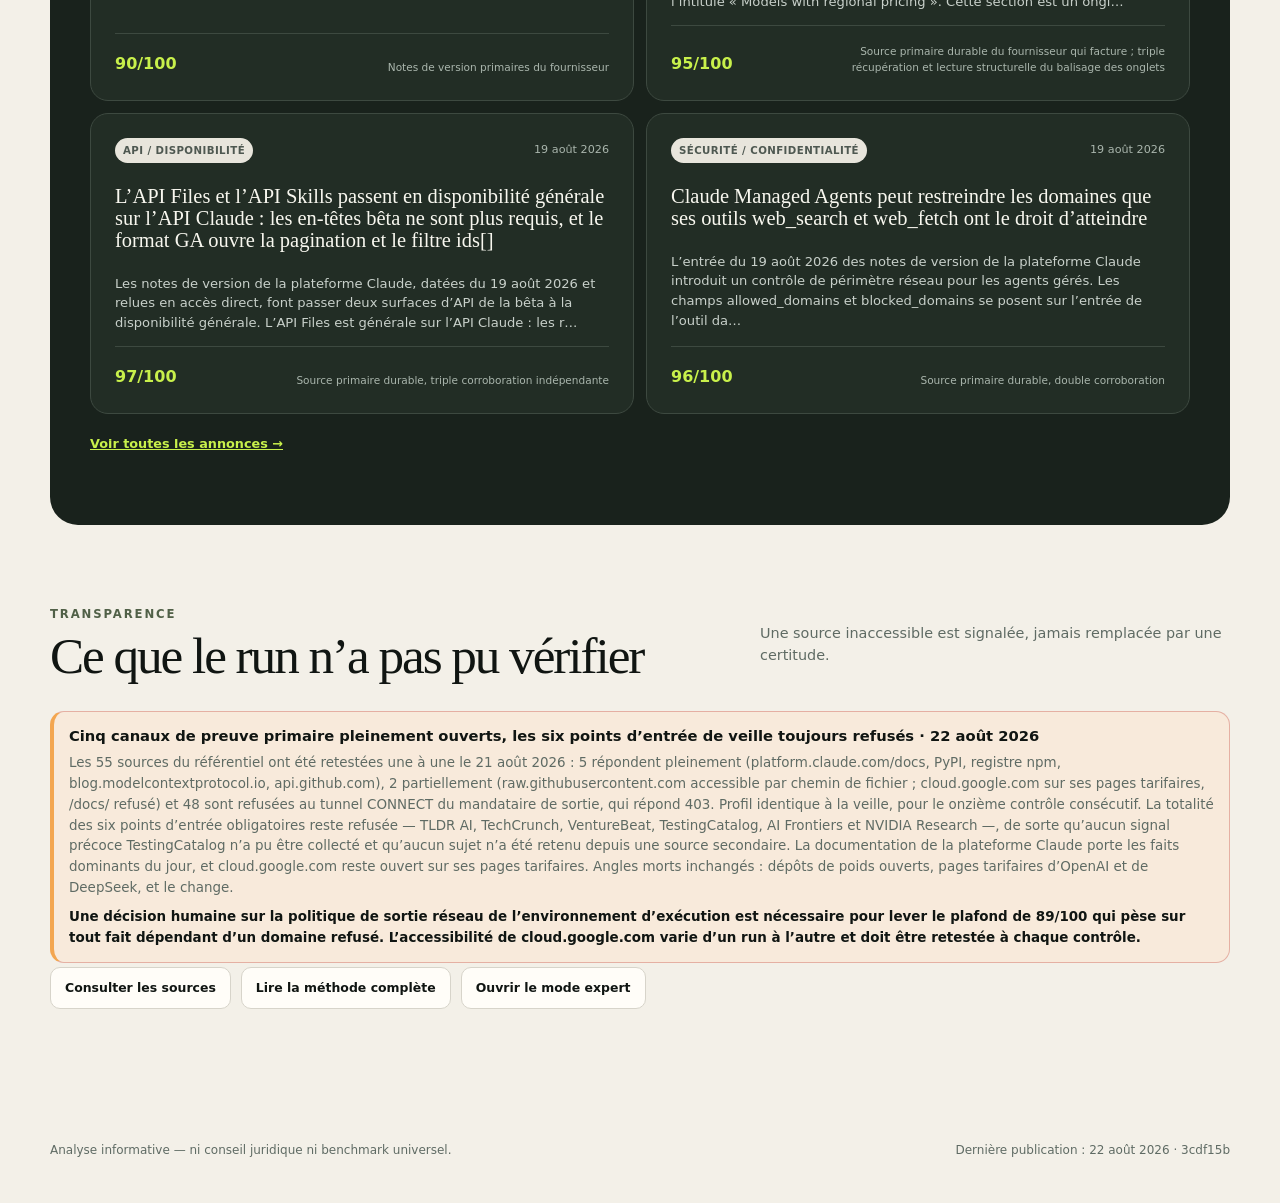
<file: ObservationLLM/dashboard/home.html>
<!doctype html>
<html lang="fr-BE">
<head>
  <meta charset="utf-8">
  <meta name="viewport" content="width=device-width, initial-scale=1">
  <meta name="description" content="Toute l’actualité utile de l’IA au même endroit : nouveaux modèles, outils, agents, prix, sécurité, disponibilité européenne et modèles locaux, vérifiés chaque jour.">
  <meta name="theme-color" content="#101512">
  <link rel="canonical" href="https://bourguignonsimon.github.io/DailyRun/">
  <title>Observatoire IA — nouveautés, modèles et outils vérifiés</title>
  <link rel="stylesheet" href="styles.css">
</head>
<body class="simple-page" data-page="home">
  <a class="skip-link" href="#contenu">Aller au contenu</a>
  <header class="site-header">
    <a class="brand" href="index.html" aria-label="Accueil de l’observatoire"><span class="brand-mark" aria-hidden="true">OL</span><span><strong>Observatoire LLM</strong><small>Perspective européenne · repère belge</small></span></a>
    <div class="run-chip" id="run-chip" aria-live="polite"><span class="status-dot"></span><span>Chargement…</span></div>
  </header>
  <nav class="section-nav primary-nav" aria-label="Navigation principale de l’observatoire">
    <a href="index.html" aria-current="page">Accueil</a>
    <a href="choisir-un-modele.html">Choisir</a>
    <a href="actualites.html">Actualités</a>
    <a href="outils.html">Outils</a>
    <a href="modeles-locaux.html">LLM locaux</a>
    <a href="localisation.html">Localisation</a>
    <a href="explorer.html">Mode expert</a>
  </nav>
  <main id="contenu">
    <section class="hero compact-hero" id="overview">
      <div class="eyebrow">VEILLE IA QUOTIDIENNE · ÉDITION <span id="edition-date">—</span></div>
      <div class="hero-grid">
        <div>
          <h1>Tout ce qu’il faut savoir sur l’IA, <em>au même endroit.</em></h1>
          <p class="hero-copy">Nouveaux modèles, outils et agents, prix, usages, sécurité, disponibilité en Europe et exécution locale : l’Observatoire rassemble, vérifie et explique l’information utile pour comprendre ce qui change et décider quoi utiliser.</p>
          <div class="hero-actions">
            <a class="button primary" href="actualites.html">Voir les nouveautés IA</a>
            <a class="button secondary" href="choisir-un-modele.html">Trouver le bon modèle</a>
          </div>
          <ul class="trust-list" aria-label="Garanties de l’observatoire">
            <li>Mis à jour chaque jour</li>
            <li>Sources officielles prioritaires</li>
            <li>Confiance et limites affichées</li>
            <li>Accès public, sans compte</li>
          </ul>
        </div>
        <aside class="signal-card compact-signal" aria-label="Fait principal du dernier contrôle">
          <span class="signal-label">DERNIÈRE NOUVEAUTÉ VÉRIFIÉE</span>
          <strong id="headline-change">Chargement…</strong>
          <details><summary>Lire le détail vérifié</summary><p id="headline-detail"></p></details>
        </aside>
      </div>
    </section>

    <section class="coverage-strip" aria-labelledby="coverage-title">
      <div>
        <span class="eyebrow">COUVERTURE</span>
        <h2 id="coverage-title">L’essentiel de l’écosystème IA, suivi pour vous.</h2>
      </div>
      <ul>
        <li><strong>Modèles & API</strong><span>Sorties, capacités, contexte et prix</span></li>
        <li><strong>Outils & agents</strong><span>100 produits majeurs et leurs nouveautés</span></li>
        <li><strong>Actualités</strong><span>Annonces, retraits, incidents et tendances</span></li>
        <li><strong>Choix par usage</strong><span>Recommandations comparables et expliquées</span></li>
        <li><strong>Sécurité & régions</strong><span>Confidentialité, hébergement et Europe</span></li>
        <li><strong>IA locale</strong><span>Modèles adaptés à votre matériel</span></li>
      </ul>
    </section>

    <section class="task-section" aria-labelledby="task-title">
      <div class="section-heading"><div><span class="eyebrow">ACCÈS RAPIDE</span><h2 id="task-title">Trouvez votre réponse en quelques secondes.</h2></div><p>Choisissez ce que vous voulez savoir : chaque vue va directement à l’essentiel.</p></div>
      <div class="task-grid">
        <a class="task-card featured" href="actualites.html"><span>01 · ACTUALITÉS</span><strong>Quoi de neuf en IA ?</strong><small>Modèles, annonces, retraits, incidents et changements de prix.</small></a>
        <a class="task-card" href="choisir-un-modele.html"><span>02 · CHOISIR</span><strong>Quel modèle utiliser ?</strong><small>Des recommandations expliquées pour 12 types d’utilisation.</small></a>
        <a class="task-card" href="outils.html"><span>03 · OUTILS</span><strong>Quel outil découvrir ?</strong><small>100 assistants, agents, plateformes et moteurs IA majeurs.</small></a>
        <a class="task-card" href="localisation.html"><span>04 · DONNÉES</span><strong>Où vont mes données ?</strong><small>Hébergeurs, régions, disponibilité européenne et résidence.</small></a>
        <a class="task-card" href="modeles-locaux.html"><span>05 · LOCAL</span><strong>Que faire tourner chez moi ?</strong><small>Du Raspberry Pi à la station multi-GPU, selon votre matériel.</small></a>
        <a class="task-card" href="sources-confiance.html"><span>06 · PREUVES</span><strong>Puis-je faire confiance à l’info ?</strong><small>Sources, niveau de preuve, réserves et date de vérification.</small></a>
      </div>
    </section>

    <section class="metrics compact-metrics" aria-label="Chiffres clés">
      <article><span>Entités suivies</span><strong id="metric-entities">—</strong><small>catalogue courant</small></article>
      <article><span>Revérifiées</span><strong id="metric-verified">—</strong><small>pendant ce run</small></article>
      <article><span>Annonces</span><strong id="metric-announcements">—</strong><small>signaux qualifiés</small></article>
      <article><span>Outils</span><strong id="metric-tools">—</strong><small>catalogue suivi</small></article>
      <article><span>Profils locaux</span><strong id="metric-hardware">—</strong><small>matériels couverts</small></article>
    </section>

    <section class="decision-section" id="recommendations">
      <div class="section-heading"><div><span class="eyebrow">RECOMMANDATIONS</span><h2>Les choix les plus demandés</h2></div><p>Une présélection n’est pas un classement universel : vérifiez-la sur vos tâches.</p></div>
      <div class="recommendation-preview" id="recommendation-preview"></div>
      <a class="section-link" href="choisir-un-modele.html">Comparer les modèles par type d’utilisation →</a>
    </section>

    <section class="announcements-section compact-announcements" id="announcements">
      <div class="section-heading"><div><span class="eyebrow">DERNIER RELEVÉ</span><h2>Six informations à lire</h2></div><p>Le reste du relevé reste disponible dans la vue Actualités.</p></div>
      <div class="announcement-grid" id="announcement-grid" data-limit="6" aria-live="polite"></div>
      <p class="empty-state" id="announcement-empty" hidden>Aucune annonce disponible.</p>
      <a class="section-link inverse" href="actualites.html">Voir toutes les annonces →</a>
    </section>

    <section class="proof-section">
      <div class="section-heading"><div><span class="eyebrow">TRANSPARENCE</span><h2>Ce que le run n’a pas pu vérifier</h2></div><p>Une source inaccessible est signalée, jamais remplacée par une certitude.</p></div>
      <div class="run-notice" id="run-notice" role="status" hidden><strong id="run-notice-title"></strong><p id="run-notice-detail"></p><p class="run-notice-fix" id="run-notice-fix"></p></div>
      <div class="proof-links"><a href="sources-confiance.html">Consulter les sources</a><a href="analyse-detaillee.html">Lire la méthode complète</a><a href="explorer.html">Ouvrir le mode expert</a></div>
    </section>
  </main>
  <footer><p>Analyse informative — ni conseil juridique ni benchmark universel.</p><p id="footer-run">Dernière publication : —</p></footer>
  <noscript>Les données dynamiques nécessitent JavaScript. Les rapports HTML restent accessibles depuis le mode expert.</noscript>
  <script src="app.js" defer></script>
</body>
</html>
</file>
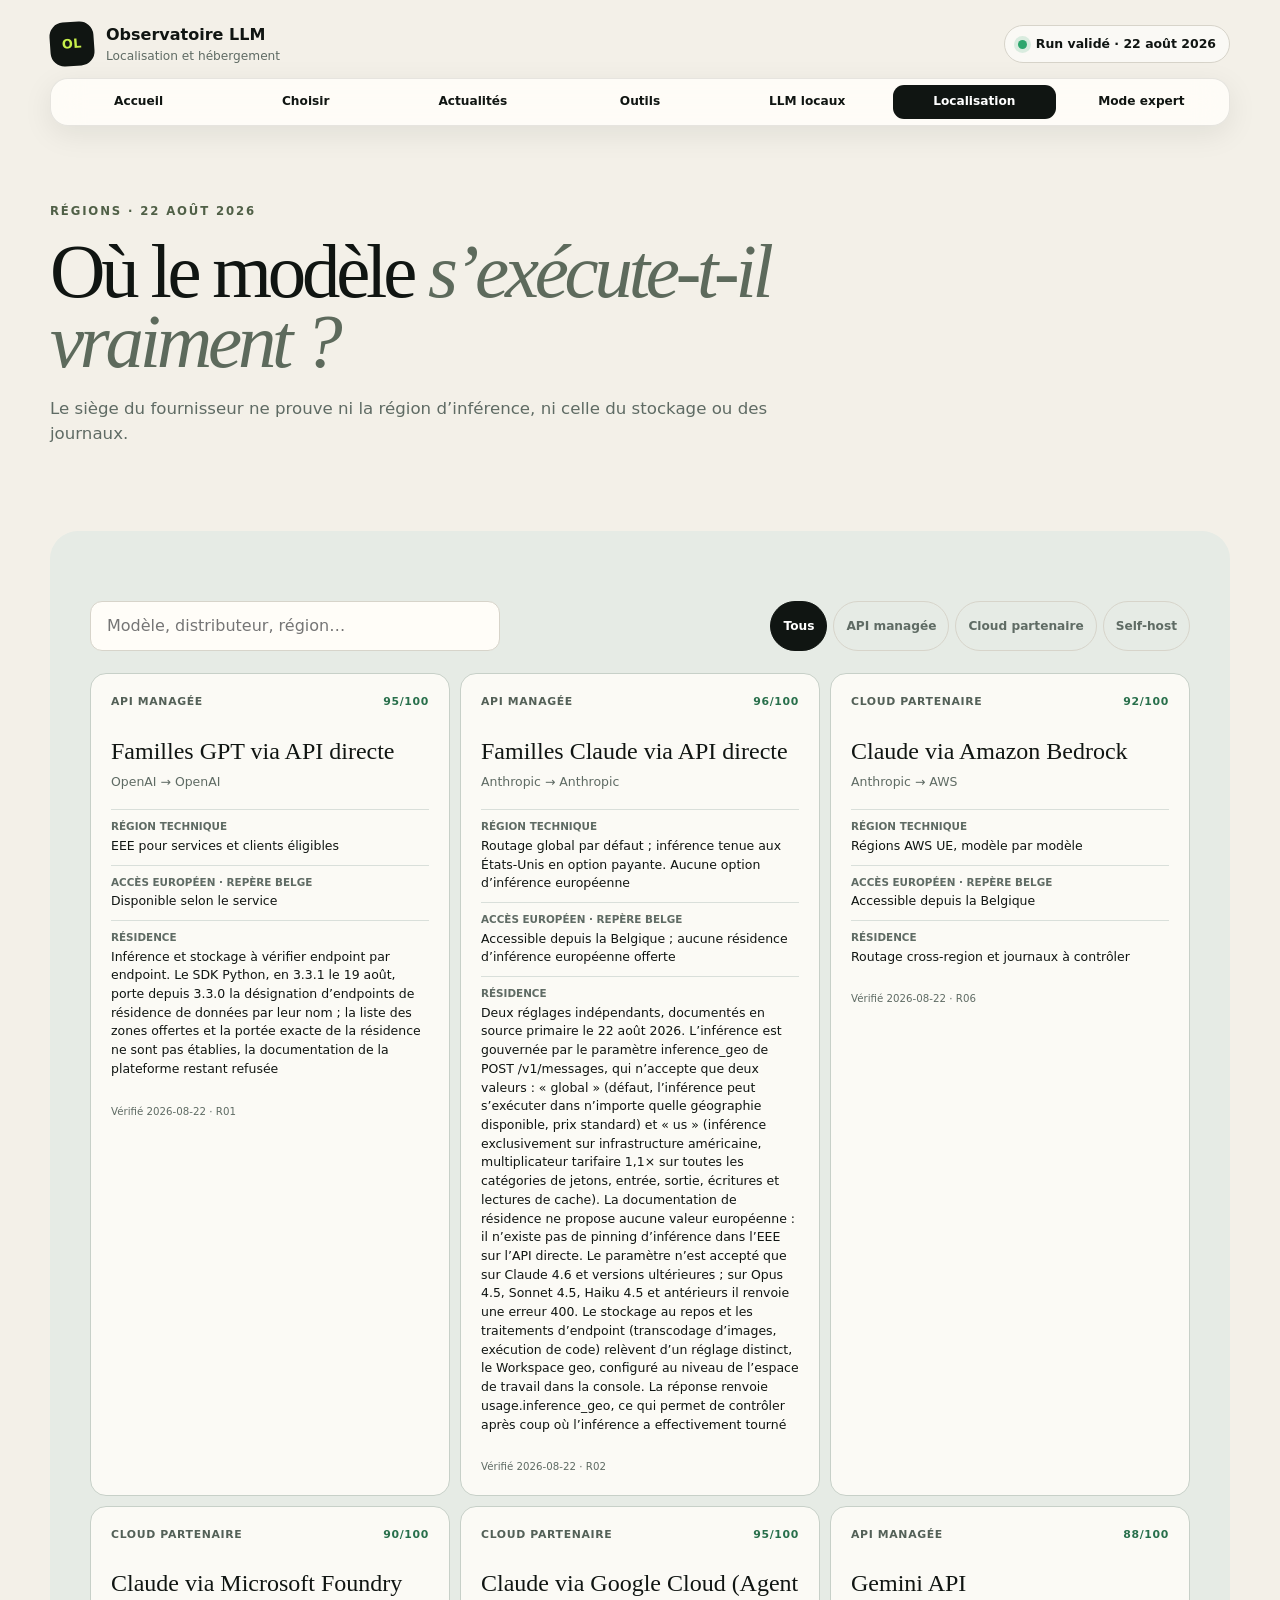
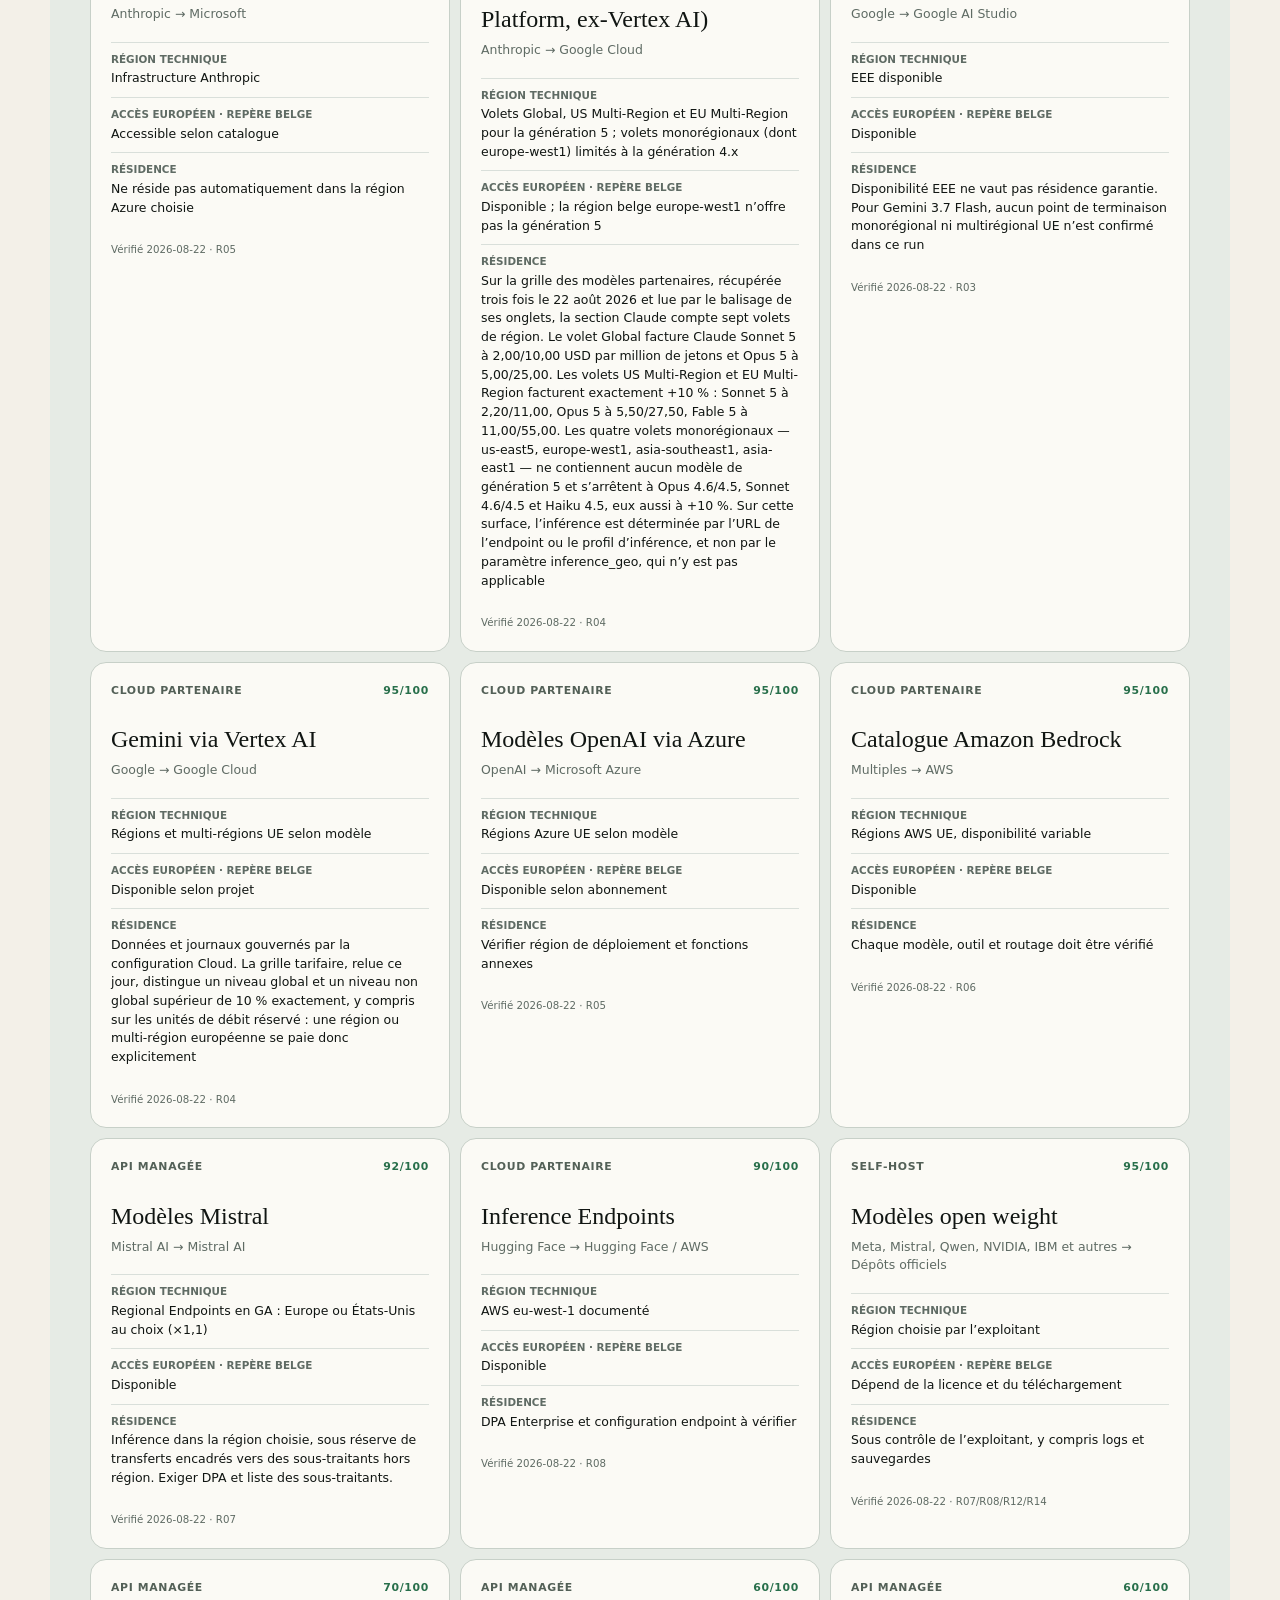
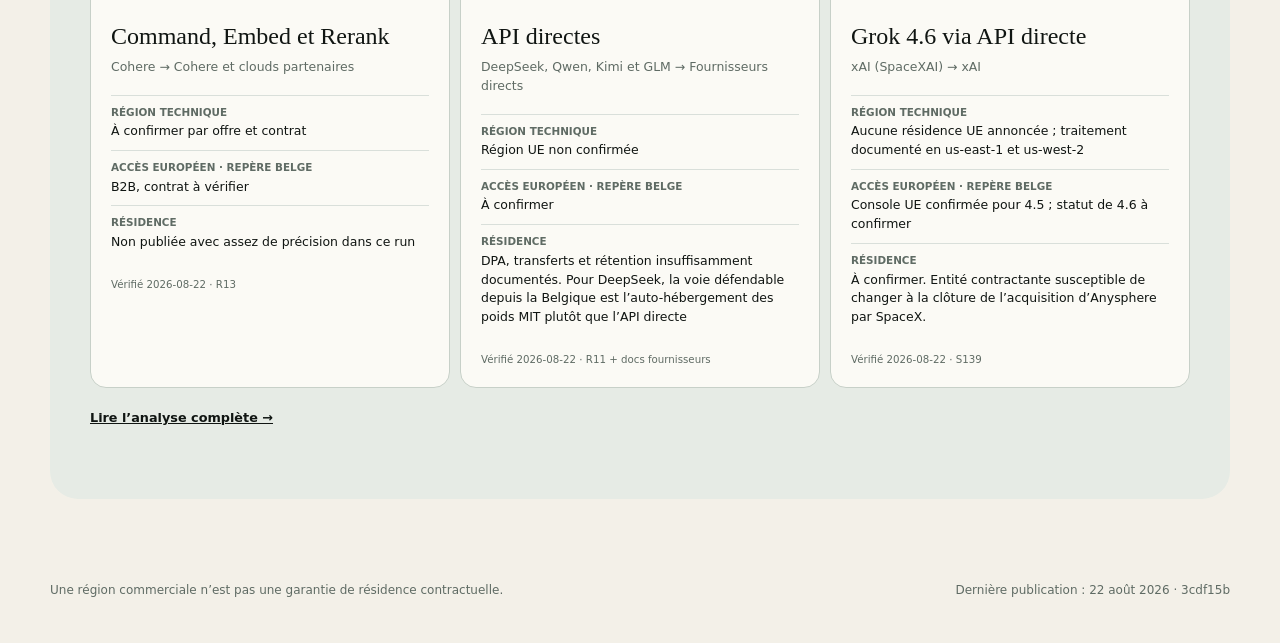
<file: ObservationLLM/dashboard/localisation.html>
<!doctype html>
<html lang="fr-BE">
<head>
  <meta charset="utf-8"><meta name="viewport" content="width=device-width, initial-scale=1">
  <meta name="description" content="Localisation des modèles IA : développeur, distributeur, hébergeur, régions et résidence des données.">
  <link rel="canonical" href="https://bourguignonsimon.github.io/DailyRun/localisation.html">
  <title>Localisation des modèles — Observatoire LLM</title><link rel="stylesheet" href="styles.css">
</head>
<body class="simple-page" data-page="localisation">
  <a class="skip-link" href="#contenu">Aller au contenu</a>
  <header class="site-header"><a class="brand" href="index.html"><span class="brand-mark" aria-hidden="true">OL</span><span><strong>Observatoire LLM</strong><small>Localisation et hébergement</small></span></a><div class="run-chip" id="run-chip" aria-live="polite"><span class="status-dot"></span><span>Chargement…</span></div></header>
  <nav class="section-nav primary-nav" aria-label="Navigation principale de l’observatoire"><a href="index.html">Accueil</a><a href="choisir-un-modele.html">Choisir</a><a href="actualites.html">Actualités</a><a href="outils.html">Outils</a><a href="modeles-locaux.html">LLM locaux</a><a href="localisation.html" aria-current="page">Localisation</a><a href="explorer.html">Mode expert</a></nav>
  <main id="contenu">
    <section class="page-intro"><span class="eyebrow">RÉGIONS · <span id="edition-date">—</span></span><h1>Où le modèle <em>s’exécute-t-il vraiment ?</em></h1><p>Le siège du fournisseur ne prouve ni la région d’inférence, ni celle du stockage ou des journaux.</p></section>
    <section class="hosting-section standalone-section" id="hosting"><div class="toolbar"><label class="search-field"><span class="sr-only">Rechercher une localisation ou un distributeur</span><input id="hosting-search" type="search" placeholder="Modèle, distributeur, région…" autocomplete="off"></label><div class="filters" id="hosting-filters" aria-label="Filtrer les canaux d’hébergement"></div></div><div class="hosting-grid" id="hosting-grid" aria-live="polite"></div><p class="empty-state" id="hosting-empty" hidden>Aucun canal ne correspond à ce filtre.</p><a class="section-link" href="localisation-modeles.html">Lire l’analyse complète →</a></section>
  </main>
  <footer><p>Une région commerciale n’est pas une garantie de résidence contractuelle.</p><p id="footer-run">Dernière publication : —</p></footer>
  <script src="app.js" defer></script>
</body>
</html>
</file>
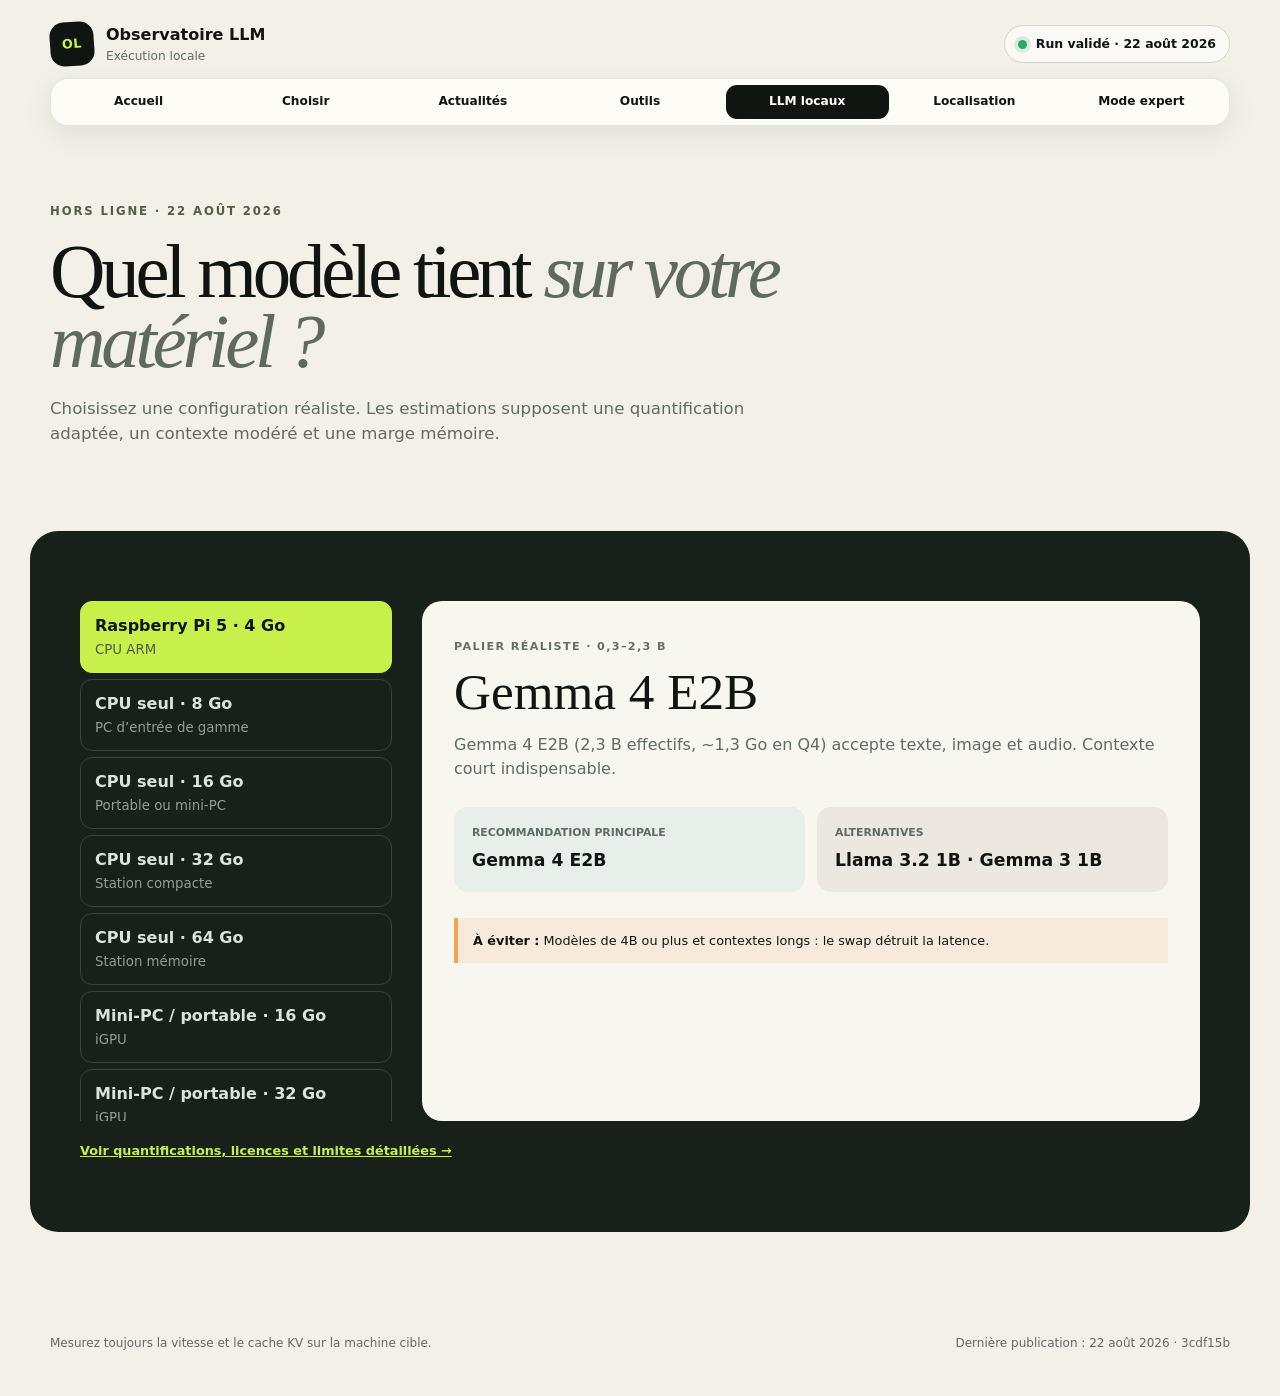
<file: ObservationLLM/dashboard/modeles-locaux.html>
<!doctype html>
<html lang="fr-BE">
<head>
  <meta charset="utf-8"><meta name="viewport" content="width=device-width, initial-scale=1">
  <meta name="description" content="Choisir un modèle LLM local selon la RAM, la VRAM et le matériel disponible.">
  <link rel="canonical" href="https://bourguignonsimon.github.io/DailyRun/modeles-locaux.html">
  <title>LLM locaux par matériel — Observatoire LLM</title><link rel="stylesheet" href="styles.css">
</head>
<body class="simple-page" data-page="local">
  <a class="skip-link" href="#contenu">Aller au contenu</a>
  <header class="site-header"><a class="brand" href="index.html"><span class="brand-mark" aria-hidden="true">OL</span><span><strong>Observatoire LLM</strong><small>Exécution locale</small></span></a><div class="run-chip" id="run-chip" aria-live="polite"><span class="status-dot"></span><span>Chargement…</span></div></header>
  <nav class="section-nav primary-nav" aria-label="Navigation principale de l’observatoire"><a href="index.html">Accueil</a><a href="choisir-un-modele.html">Choisir</a><a href="actualites.html">Actualités</a><a href="outils.html">Outils</a><a href="modeles-locaux.html" aria-current="page">LLM locaux</a><a href="localisation.html">Localisation</a><a href="explorer.html">Mode expert</a></nav>
  <main id="contenu">
    <section class="page-intro"><span class="eyebrow">HORS LIGNE · <span id="edition-date">—</span></span><h1>Quel modèle tient <em>sur votre matériel ?</em></h1><p>Choisissez une configuration réaliste. Les estimations supposent une quantification adaptée, un contexte modéré et une marge mémoire.</p></section>
    <section class="local-section standalone-section" id="local"><div class="hardware-layout"><div class="hardware-picker" id="hardware-picker" role="listbox" aria-label="Configuration matérielle"></div><article class="hardware-result" id="hardware-result" aria-live="polite"></article></div><a class="section-link inverse" href="modeles-locaux-par-hardware.html">Voir quantifications, licences et limites détaillées →</a></section>
  </main>
  <footer><p>Mesurez toujours la vitesse et le cache KV sur la machine cible.</p><p id="footer-run">Dernière publication : —</p></footer>
  <script src="app.js" defer></script>
</body>
</html>
</file>
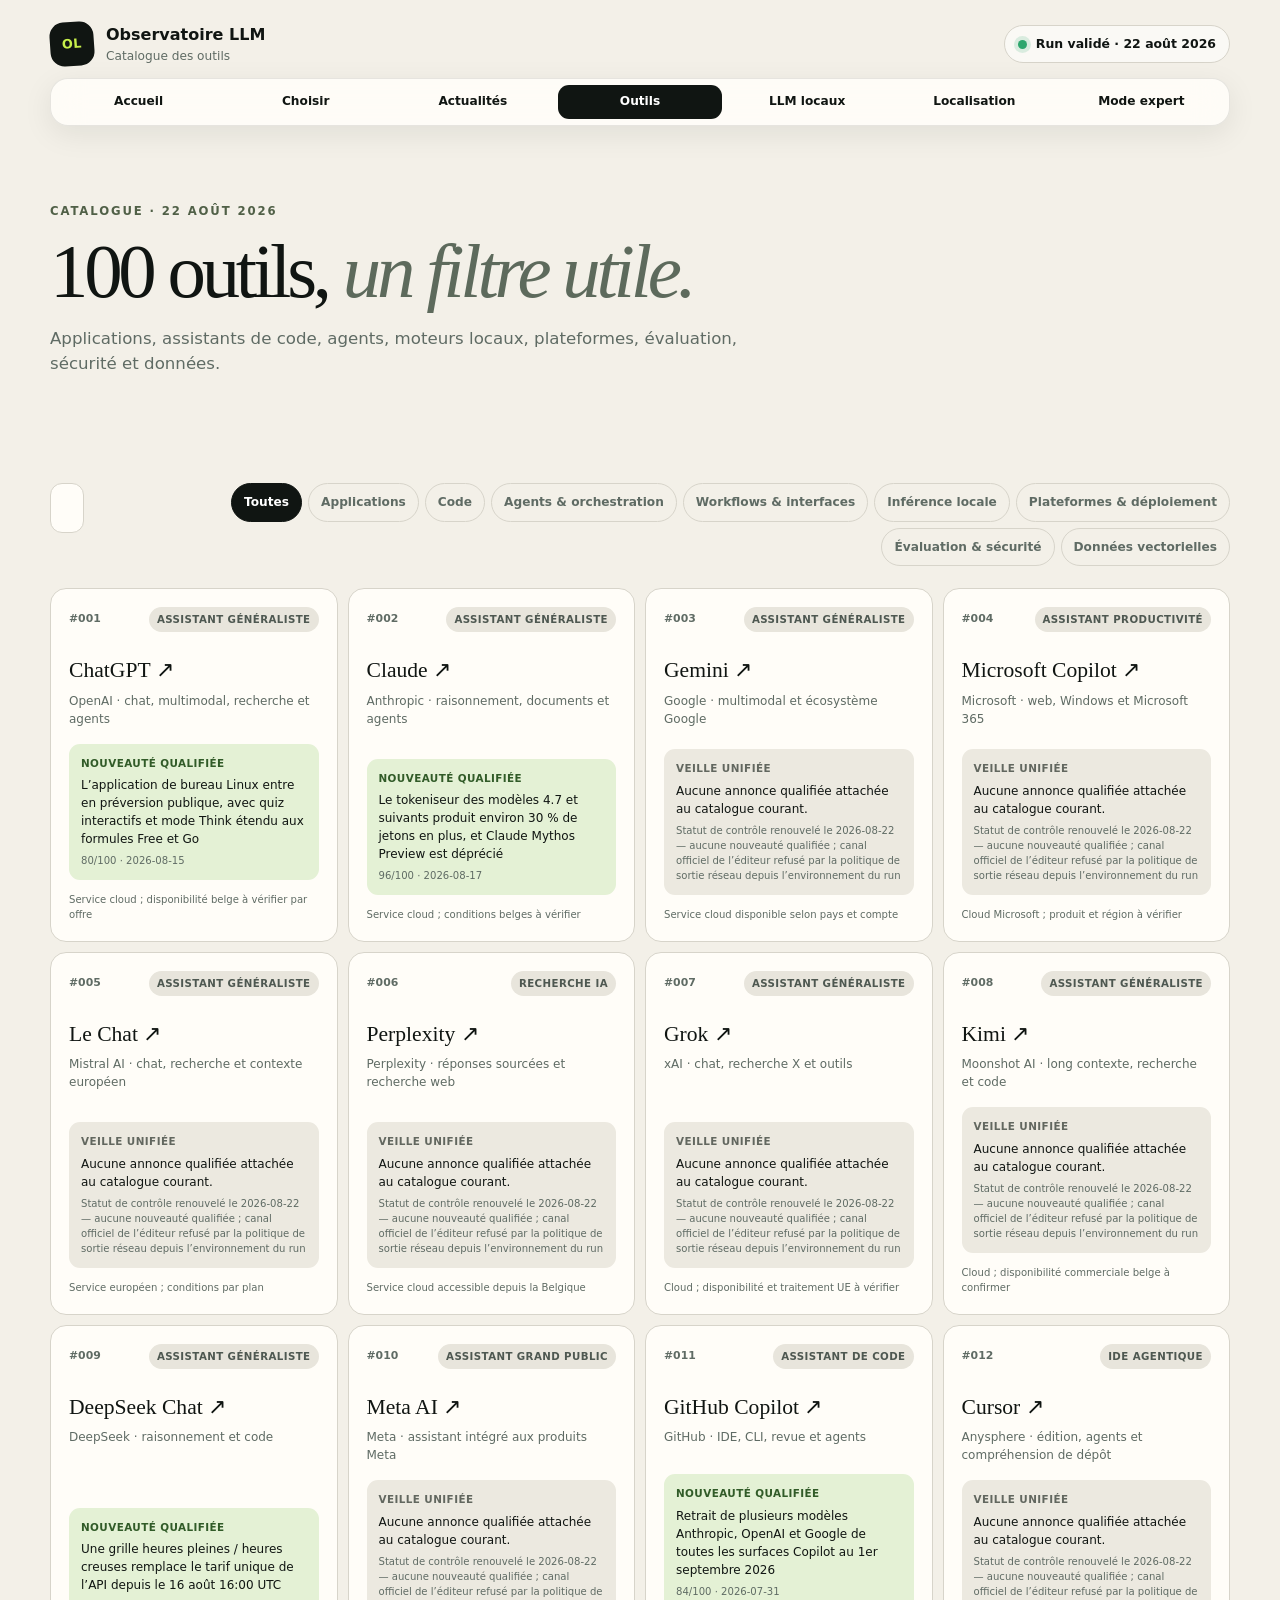
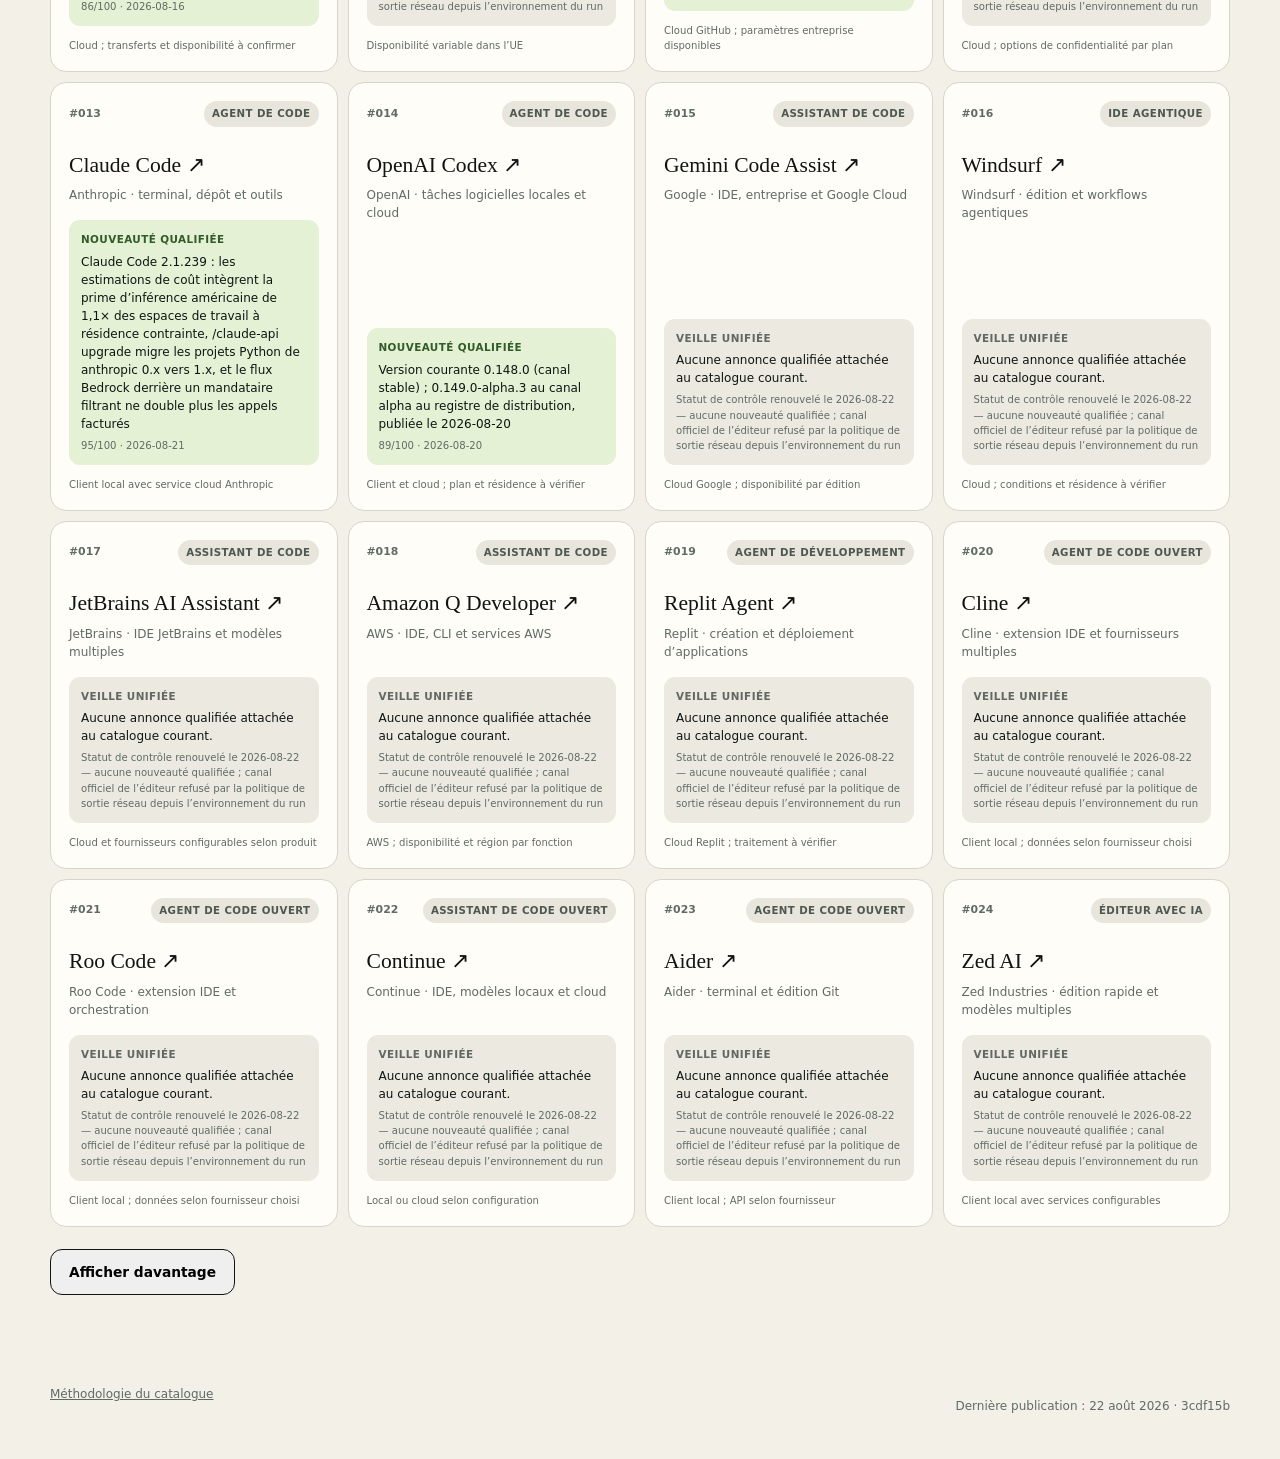
<file: ObservationLLM/dashboard/outils.html>
<!doctype html>
<html lang="fr-BE">
<head>
  <meta charset="utf-8">
  <meta name="viewport" content="width=device-width, initial-scale=1">
  <meta name="description" content="Catalogue filtrable des 100 outils majeurs de l’écosystème IA.">
  <link rel="canonical" href="https://bourguignonsimon.github.io/DailyRun/outils.html">
  <title>100 outils IA — Observatoire LLM</title>
  <link rel="stylesheet" href="styles.css">
</head>
<body class="simple-page" data-page="outils">
  <a class="skip-link" href="#contenu">Aller au contenu</a>
  <header class="site-header">
    <a class="brand" href="index.html"><span class="brand-mark" aria-hidden="true">OL</span><span><strong>Observatoire LLM</strong><small>Catalogue des outils</small></span></a>
    <div class="run-chip" id="run-chip" aria-live="polite"><span class="status-dot"></span><span>Chargement…</span></div>
  </header>
  <nav class="section-nav primary-nav" aria-label="Navigation principale de l’observatoire">
    <a href="index.html">Accueil</a><a href="choisir-un-modele.html">Choisir</a><a href="actualites.html">Actualités</a><a href="outils.html" aria-current="page">Outils</a><a href="modeles-locaux.html">LLM locaux</a><a href="localisation.html">Localisation</a><a href="explorer.html">Mode expert</a>
  </nav>
  <main id="contenu">
    <section class="page-intro"><span class="eyebrow">CATALOGUE · <span id="edition-date">—</span></span><h1>100 outils, <em>un filtre utile.</em></h1><p>Applications, assistants de code, agents, moteurs locaux, plateformes, évaluation, sécurité et données.</p></section>
    <section class="tools-section standalone-light" id="tools">
      <div class="toolbar"><label class="search-field"><span class="sr-only">Rechercher un outil IA</span><input id="tool-search" type="search" placeholder="Outil, éditeur ou usage…" autocomplete="off"></label><div class="filters" id="tool-filters" aria-label="Filtrer les outils par catégorie"></div></div>
      <div class="tool-grid" id="tool-grid" data-limit="24" aria-live="polite"></div>
      <p class="empty-state" id="tool-empty" hidden>Aucun outil ne correspond à ce filtre.</p>
      <button class="button secondary load-more" id="tool-more" type="button">Afficher davantage</button>
    </section>
  </main>
  <footer><a href="outils-ecosysteme-ia.html">Méthodologie du catalogue</a><p id="footer-run">Dernière publication : —</p></footer>
  <script src="app.js" defer></script>
</body>
</html>
</file>
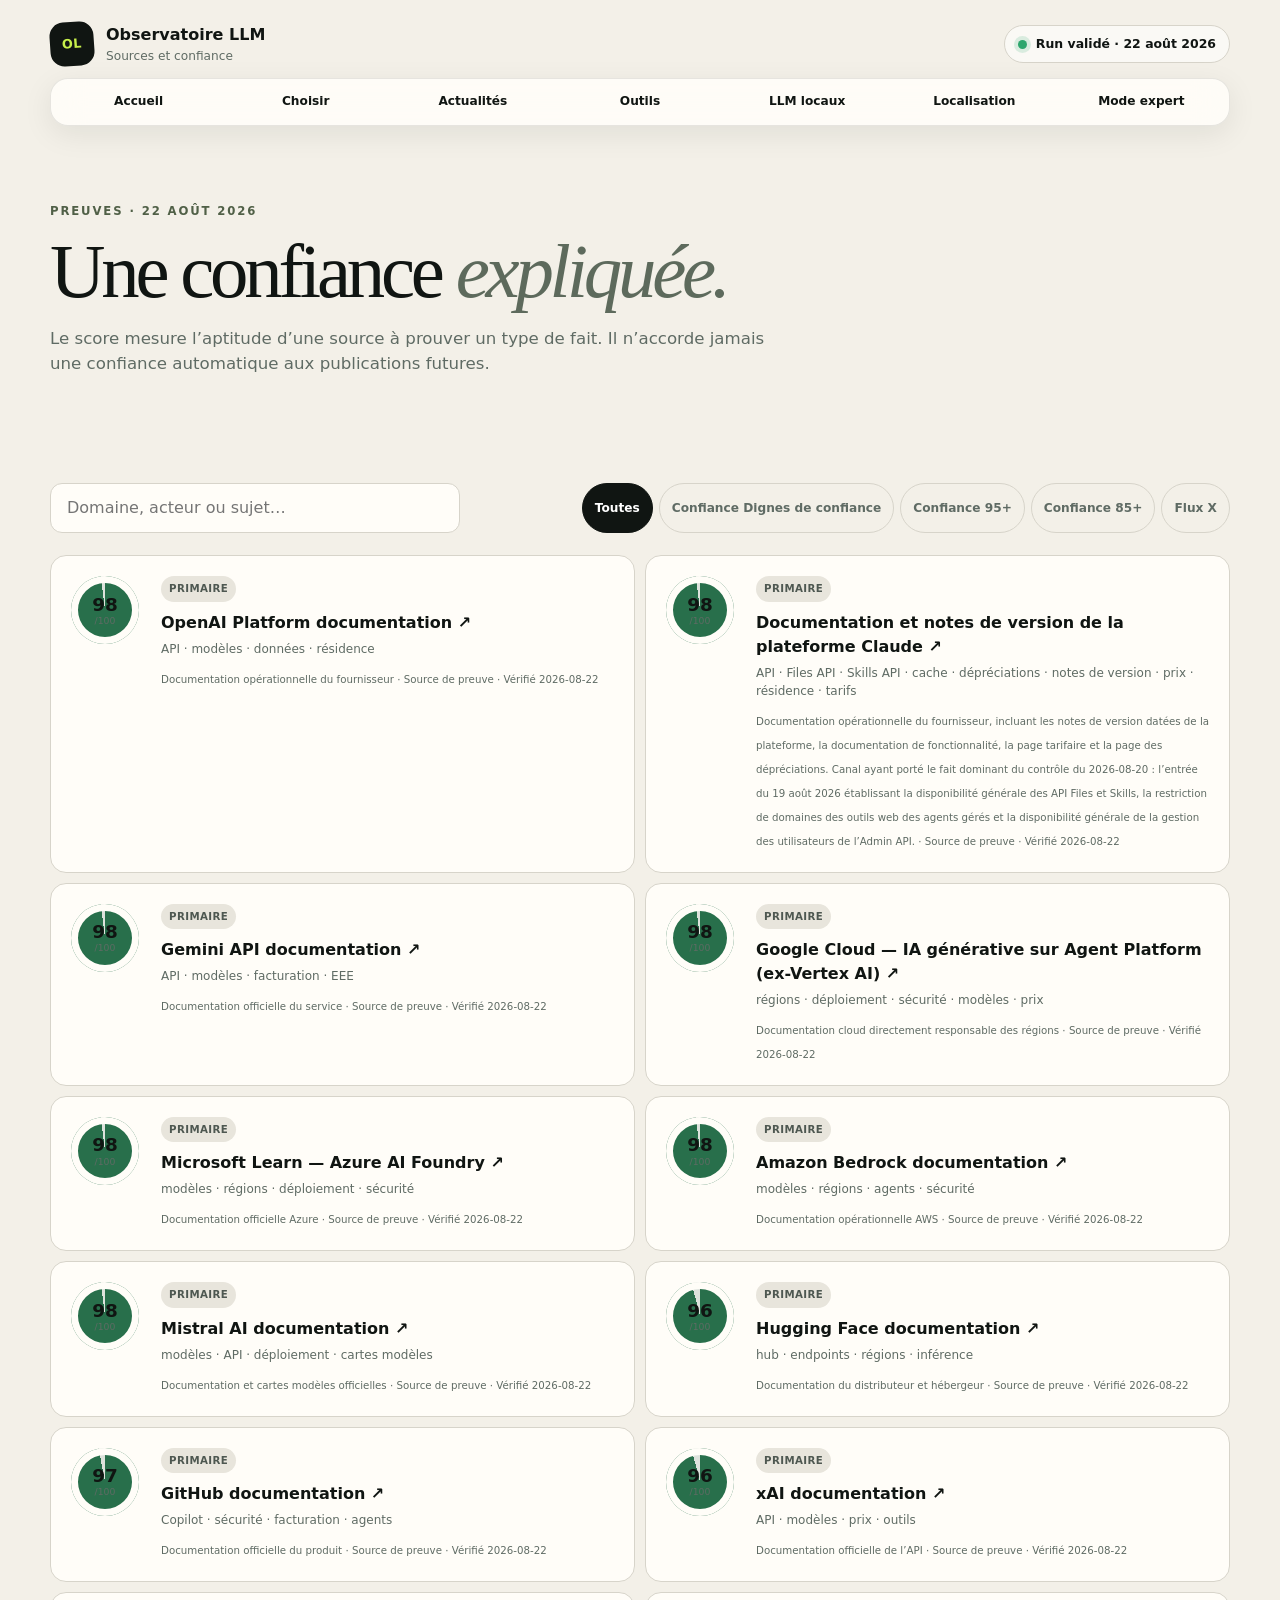
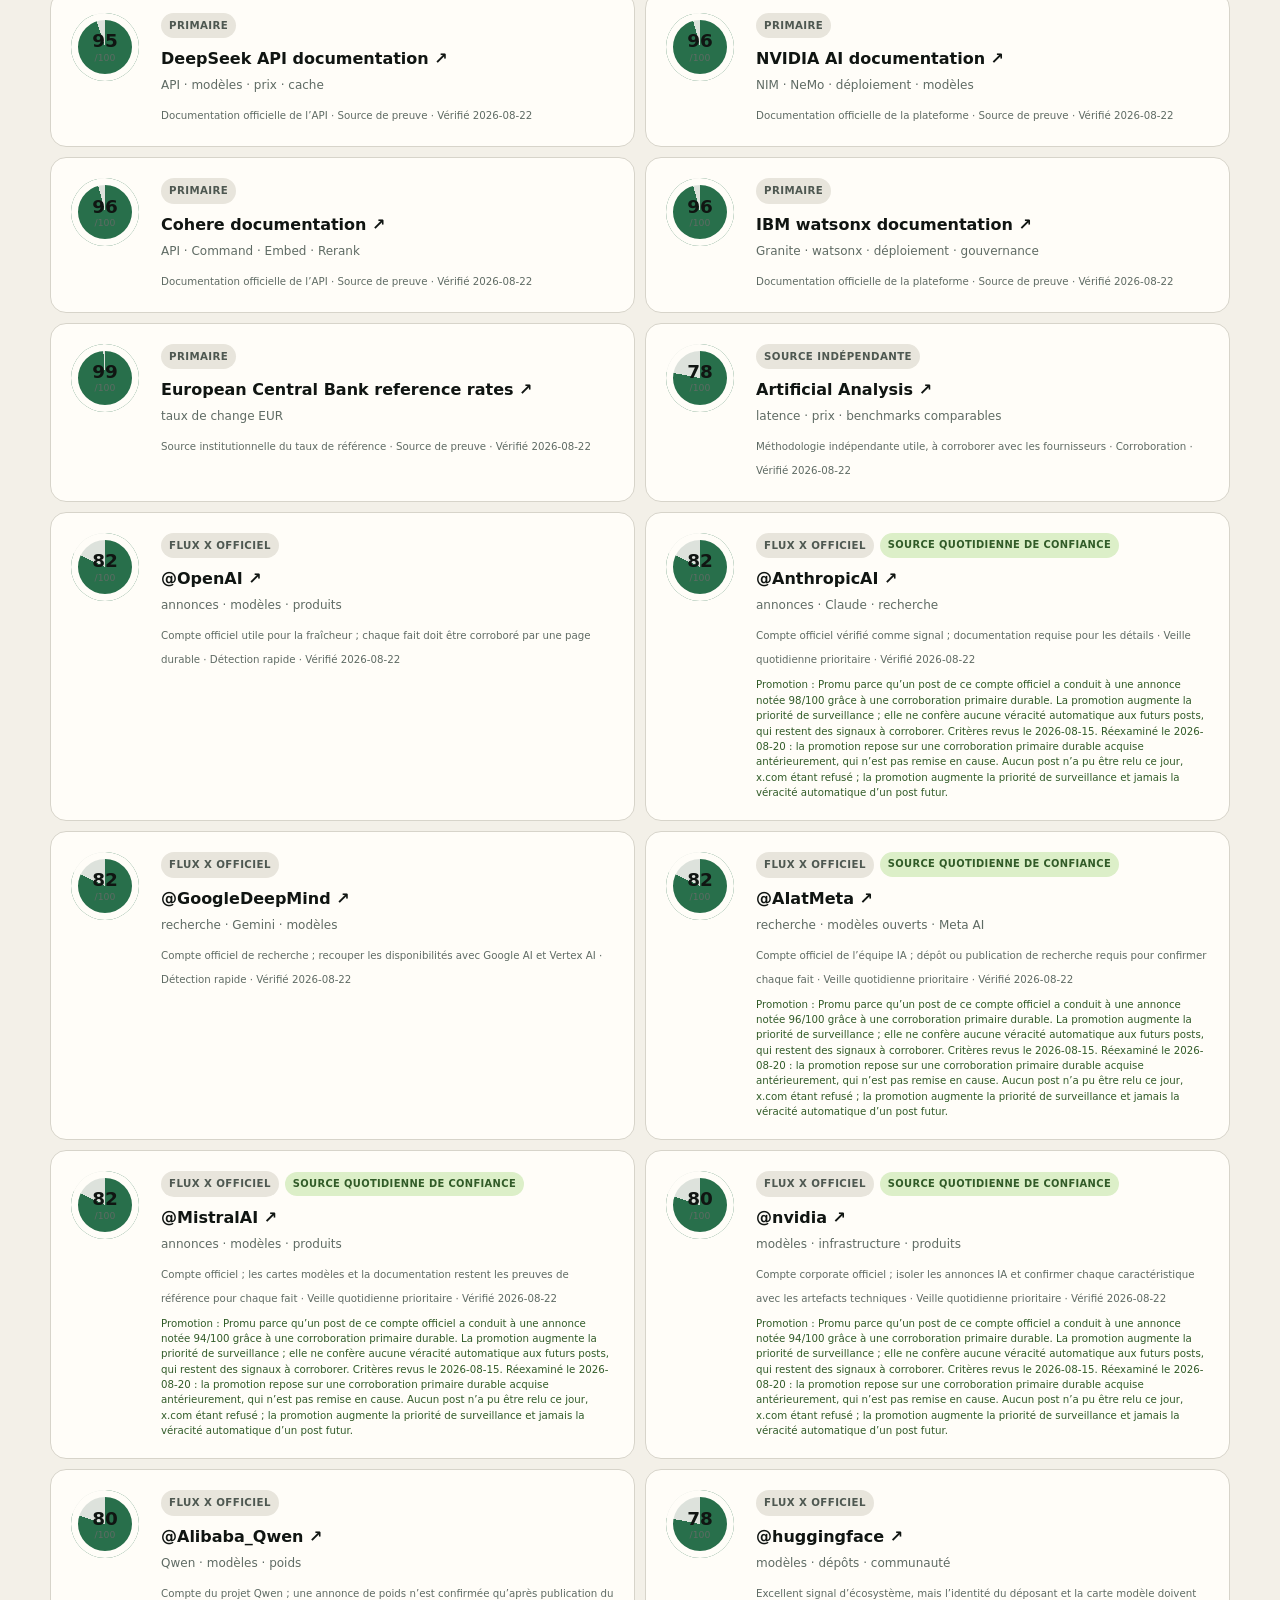
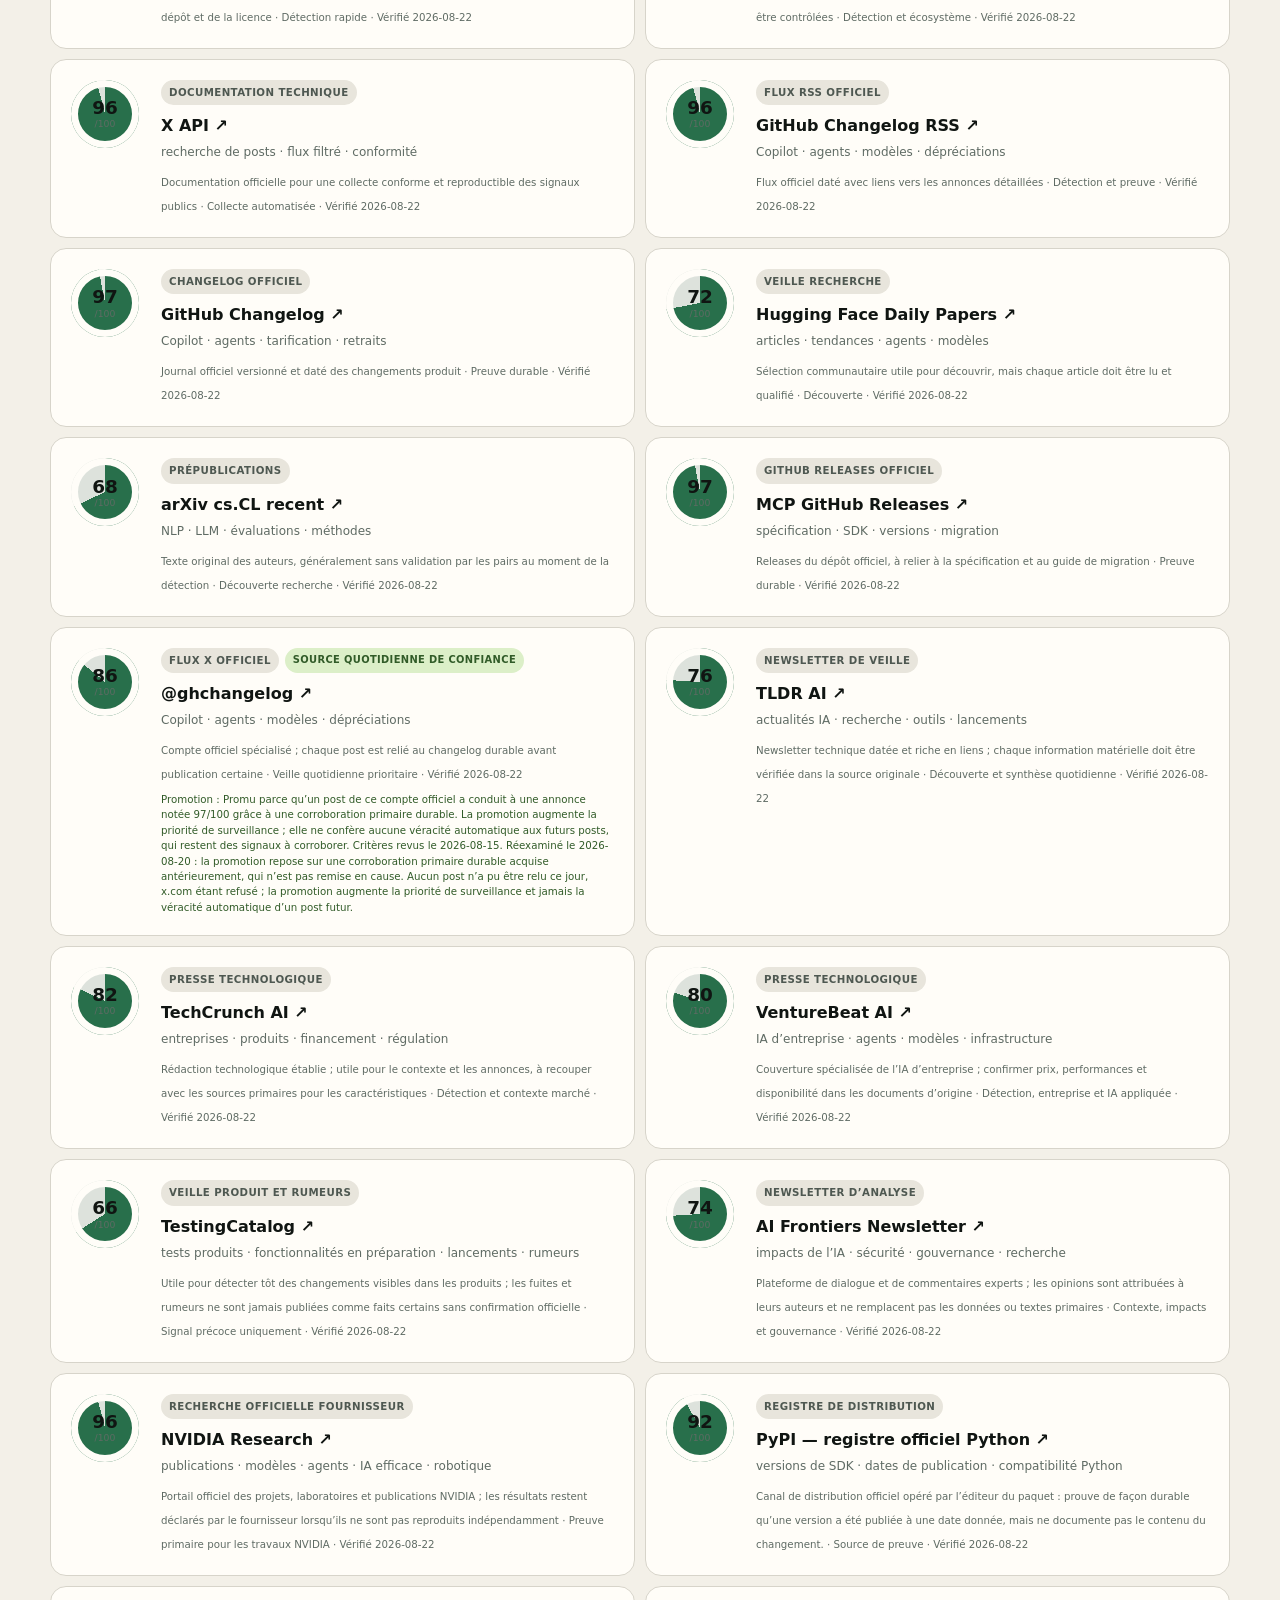
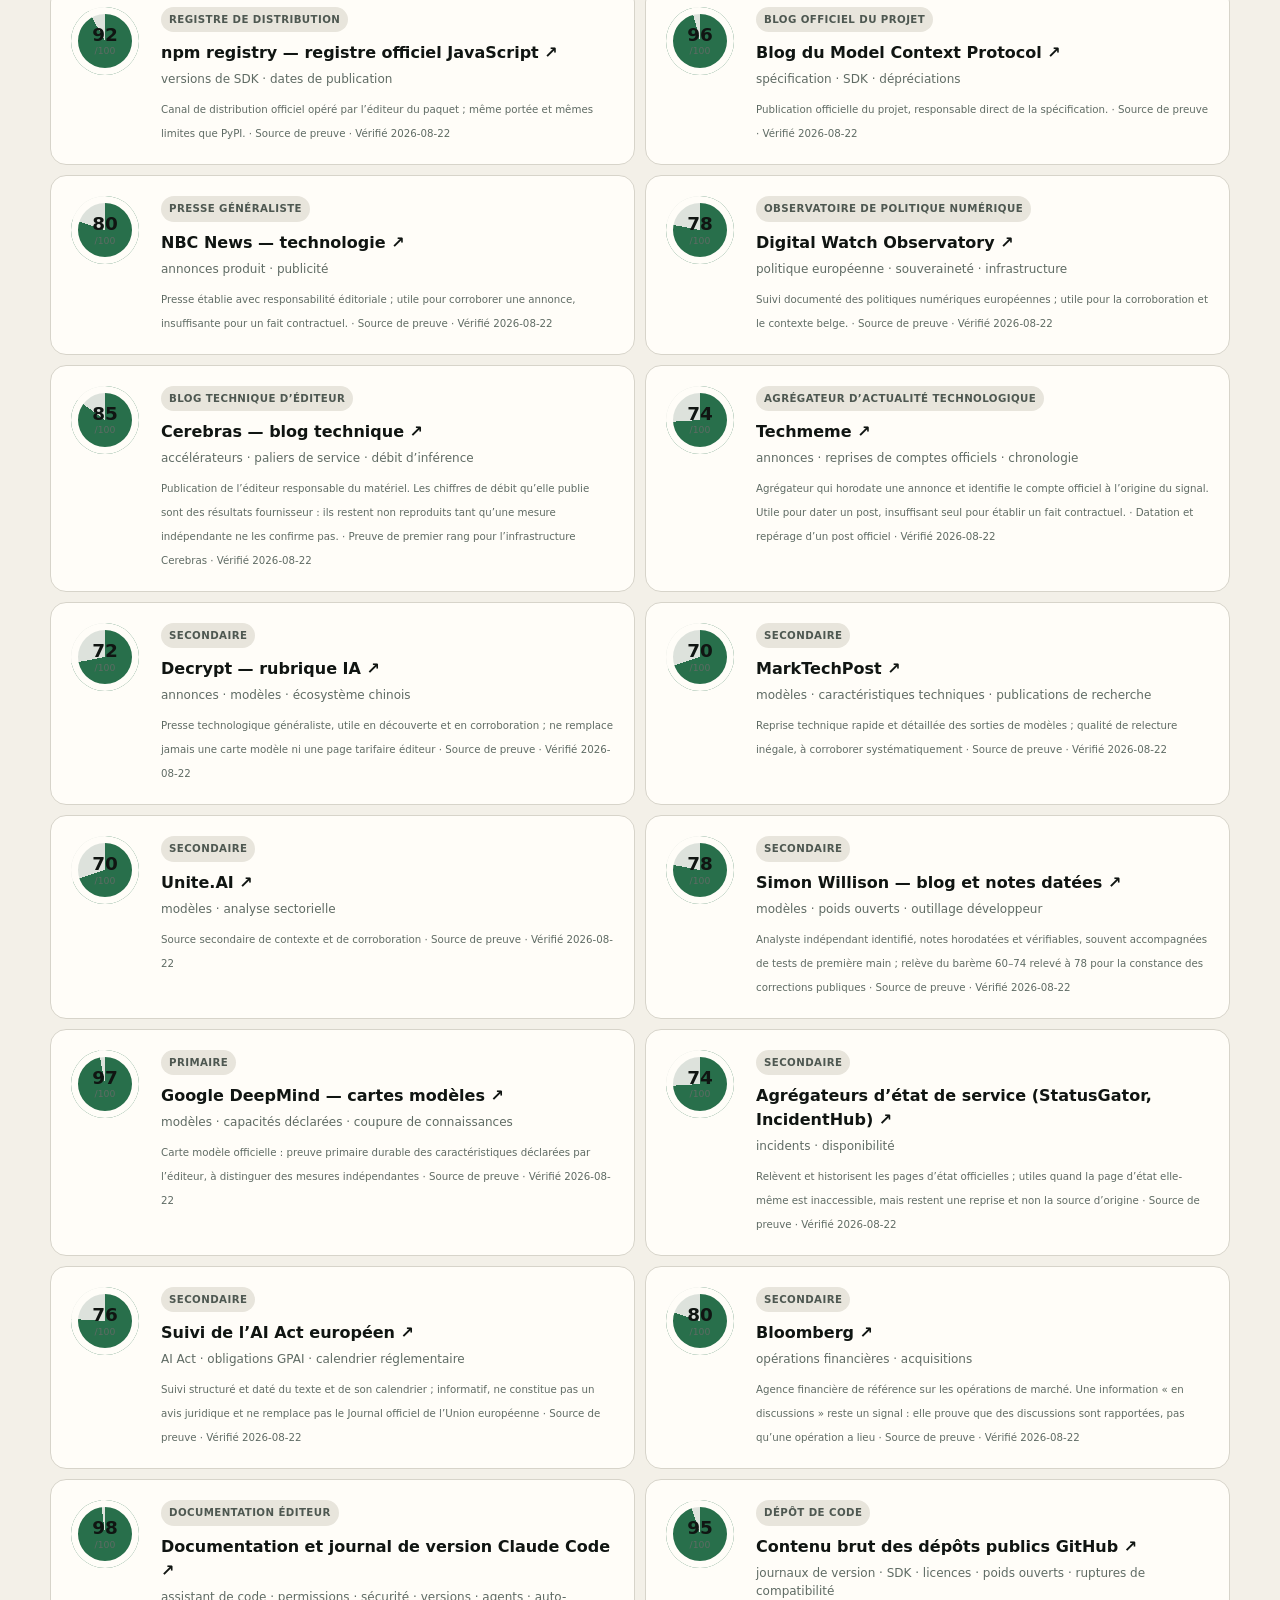
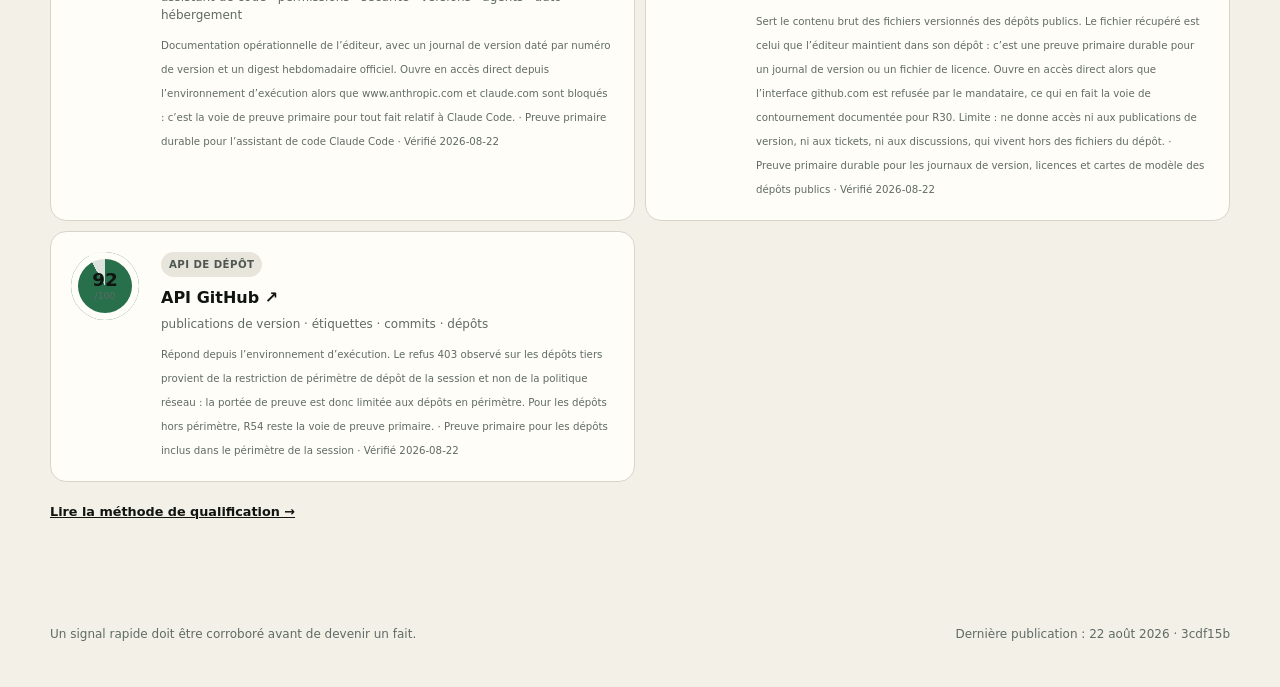
<file: ObservationLLM/dashboard/sources-confiance.html>
<!doctype html>
<html lang="fr-BE">
<head>
  <meta charset="utf-8"><meta name="viewport" content="width=device-width, initial-scale=1">
  <meta name="description" content="Sources de l’Observatoire LLM, accessibilité, rôle et indice de confiance.">
  <link rel="canonical" href="https://bourguignonsimon.github.io/DailyRun/sources-confiance.html">
  <title>Sources et confiance — Observatoire LLM</title><link rel="stylesheet" href="styles.css">
</head>
<body class="simple-page" data-page="sources">
  <a class="skip-link" href="#contenu">Aller au contenu</a>
  <header class="site-header"><a class="brand" href="index.html"><span class="brand-mark" aria-hidden="true">OL</span><span><strong>Observatoire LLM</strong><small>Sources et confiance</small></span></a><div class="run-chip" id="run-chip" aria-live="polite"><span class="status-dot"></span><span>Chargement…</span></div></header>
  <nav class="section-nav primary-nav" aria-label="Navigation principale de l’observatoire"><a href="index.html">Accueil</a><a href="choisir-un-modele.html">Choisir</a><a href="actualites.html">Actualités</a><a href="outils.html">Outils</a><a href="modeles-locaux.html">LLM locaux</a><a href="localisation.html">Localisation</a><a href="explorer.html">Mode expert</a></nav>
  <main id="contenu">
    <section class="page-intro"><span class="eyebrow">PREUVES · <span id="edition-date">—</span></span><h1>Une confiance <em>expliquée.</em></h1><p>Le score mesure l’aptitude d’une source à prouver un type de fait. Il n’accorde jamais une confiance automatique aux publications futures.</p></section>
    <section class="sources-section standalone-light" id="sources"><div class="toolbar"><label class="search-field"><span class="sr-only">Rechercher une source</span><input id="source-search" type="search" placeholder="Domaine, acteur ou sujet…" autocomplete="off"></label><div class="filters" id="source-filters" aria-label="Filtrer par niveau de confiance"></div></div><div class="source-grid" id="source-grid" aria-live="polite"></div><p class="empty-state" id="source-empty" hidden>Aucune source ne correspond à ce filtre.</p><a class="section-link" href="referentiel-sources.html">Lire la méthode de qualification →</a></section>
  </main>
  <footer><p>Un signal rapide doit être corroboré avant de devenir un fait.</p><p id="footer-run">Dernière publication : —</p></footer>
  <script src="app.js" defer></script>
</body>
</html>
</file>
<file: ObservationLLM/dashboard/styles.css>
:root {
  --ink: #101512;
  --muted: #5f6b64;
  --paper: #f3f0e8;
  --panel: #fffdf8;
  --line: #d7d4ca;
  --lime: #c8f04b;
  --mint: #a9e5cc;
  --orange: #f3a650;
  --blue: #a8c7fa;
  --dark-panel: #172019;
  --radius: 20px;
  --shadow: 0 18px 50px rgba(16, 21, 18, 0.08);
}

* { box-sizing: border-box; }
html { scroll-behavior: smooth; }
body {
  margin: 0;
  background: var(--paper);
  color: var(--ink);
  font-family: Inter, ui-sans-serif, system-ui, -apple-system, BlinkMacSystemFont, "Segoe UI", sans-serif;
  line-height: 1.5;
}
a { color: inherit; }
button, input { font: inherit; }
.skip-link { position: fixed; left: 1rem; top: -5rem; z-index: 20; background: var(--lime); padding: .7rem 1rem; border-radius: 10px; }
.skip-link:focus { top: 1rem; }
.sr-only { position: absolute; width: 1px; height: 1px; padding: 0; margin: -1px; overflow: hidden; clip: rect(0,0,0,0); white-space: nowrap; border: 0; }

.site-header, .section-nav, main, footer { width: min(1180px, calc(100% - 40px)); margin-inline: auto; }
.site-header { display: flex; align-items: center; justify-content: space-between; padding: 22px 0 16px; gap: 20px; }
.brand { display: flex; align-items: center; gap: 12px; text-decoration: none; }
.brand-mark { display: grid; place-items: center; width: 44px; height: 44px; border-radius: 14px; background: var(--ink); color: var(--lime); font-size: .8rem; font-weight: 900; letter-spacing: .05em; transform: rotate(-4deg); }
.brand strong, .brand small { display: block; }
.brand small { color: var(--muted); font-size: .76rem; }
.run-chip { display: flex; align-items: center; gap: 9px; padding: 9px 13px; background: rgba(255,255,255,.6); border: 1px solid var(--line); border-radius: 999px; font-size: .78rem; font-weight: 700; }
.status-dot { width: 9px; height: 9px; border-radius: 50%; background: var(--orange); box-shadow: 0 0 0 4px rgba(243,166,80,.2); }
.run-chip.completed .status-dot { background: #2ea66d; box-shadow: 0 0 0 4px rgba(46,166,109,.16); }
.run-chip.running .status-dot { background: var(--blue); animation: pulse 1.6s infinite; }
.run-chip.failed .status-dot { background: #c2453d; box-shadow: 0 0 0 4px rgba(194,69,61,.18); }
@keyframes pulse { 50% { transform: scale(1.25); opacity: .65; } }
.run-notice { margin: 18px 0 4px; padding: 16px 18px; border-radius: 14px; border: 1px solid rgba(194,69,61,.35); background: rgba(194,69,61,.07); }
.run-notice strong { display: block; font-size: .92rem; margin-bottom: 6px; }
.run-notice p { margin: 0; font-size: .84rem; line-height: 1.55; color: var(--muted); }
.run-notice .run-notice-fix { margin-top: 8px; font-weight: 600; color: inherit; }
.run-notice.info { border-color: var(--line); background: rgba(255,255,255,.5); }

.section-nav { position: sticky; top: 10px; z-index: 10; display: grid; grid-template-columns: repeat(5, minmax(0, 1fr)); gap: 4px; padding: 6px; border: 1px solid rgba(16,21,18,.1); border-radius: 18px; background: rgba(255,253,248,.92); box-shadow: 0 8px 30px rgba(16,21,18,.08); backdrop-filter: blur(16px); }
.section-nav a { min-width: 0; padding: 10px 8px; border-radius: 11px; text-align: center; text-decoration: none; font-size: .76rem; font-weight: 800; line-height: 1.15; }
.section-nav a:hover, .section-nav a:focus-visible { background: var(--ink); color: white; outline: none; }

.site-map-section { padding: 76px 0 20px; }
.site-map-grid { display: grid; grid-template-columns: repeat(5, 1fr); gap: 10px; }
.site-map-card { min-height: 150px; display: flex; flex-direction: column; justify-content: space-between; padding: 18px; border: 1px solid var(--line); border-radius: 16px; background: var(--panel); text-decoration: none; transition: transform .18s, border-color .18s, box-shadow .18s; }
.site-map-card:hover, .site-map-card:focus-visible { transform: translateY(-2px); border-color: var(--ink); box-shadow: 0 10px 24px rgba(16,21,18,.08); outline: none; }
.site-map-card span { color: var(--muted); font-size: .65rem; font-weight: 900; letter-spacing: .05em; text-transform: uppercase; }
.site-map-card strong { margin: 14px 0 5px; font-family: Georgia, serif; font-size: 1.18rem; font-weight: 500; line-height: 1.05; }
.site-map-card small { color: var(--muted); font-size: .7rem; line-height: 1.35; }

section { scroll-margin-top: 90px; }
.hero { padding: 84px 0 44px; }
.hero-grid { display: grid; grid-template-columns: minmax(0, 1.55fr) minmax(280px, .65fr); gap: 54px; align-items: end; }
.eyebrow { color: #506047; font-size: .73rem; letter-spacing: .16em; font-weight: 900; text-transform: uppercase; }
h1 { max-width: 820px; margin: 15px 0 22px; font-family: Georgia, "Times New Roman", serif; font-size: clamp(3.1rem, 7vw, 6.6rem); line-height: .91; letter-spacing: -.055em; font-weight: 500; }
h1 em { color: #5d6a5c; font-weight: 400; }
.hero-copy { max-width: 680px; color: var(--muted); font-size: 1.08rem; }
.hero-actions { display: flex; gap: 10px; margin-top: 28px; flex-wrap: wrap; }
.button { display: inline-flex; align-items: center; justify-content: center; padding: 12px 18px; border-radius: 12px; font-size: .86rem; font-weight: 850; text-decoration: none; }
.button.primary { background: var(--ink); color: white; }
.button.secondary { border: 1px solid var(--ink); }
.button:hover { transform: translateY(-1px); }
.signal-card { position: relative; overflow: hidden; padding: 28px; border-radius: var(--radius); background: var(--lime); box-shadow: var(--shadow); transform: rotate(1.2deg); }
.signal-card::after { content: "↗"; position: absolute; right: 18px; top: 9px; font-size: 4rem; opacity: .13; }
.signal-label { display: block; margin-bottom: 40px; font-size: .7rem; font-weight: 900; letter-spacing: .12em; text-transform: uppercase; }
.signal-card strong { display: block; font-family: Georgia, serif; font-size: 1.7rem; line-height: 1.05; }
.signal-card p { margin: 14px 0 0; font-size: .85rem; }

.metrics { display: grid; grid-template-columns: repeat(auto-fit, minmax(135px, 1fr)); border-top: 1px solid var(--line); border-bottom: 1px solid var(--line); }
.metrics article { padding: 28px 22px; border-right: 1px solid var(--line); }
.metrics article:last-child { border-right: 0; }
.metrics span, .metrics small { display: block; color: var(--muted); font-size: .74rem; }
.metrics strong { display: block; margin: 7px 0 2px; font-family: Georgia, serif; font-size: 2rem; font-weight: 500; }

.decision-section, .cadence-section, .announcements-section, .tools-section, .actors-section, .hosting-section, .sources-section, .documents-section { padding: 90px 0 20px; }
.section-heading { display: flex; align-items: end; justify-content: space-between; gap: 30px; margin-bottom: 30px; }
.section-heading h2 { margin: 5px 0 0; font-family: Georgia, serif; font-size: clamp(2rem, 4vw, 3.6rem); font-weight: 500; letter-spacing: -.04em; line-height: 1; }
.section-heading > p { max-width: 470px; color: var(--muted); font-size: .9rem; }
.decision-grid { display: grid; grid-template-columns: repeat(4, 1fr); gap: 12px; }
.decision-card { min-height: 230px; padding: 22px; border: 1px solid var(--line); border-radius: 18px; background: var(--panel); }
.decision-card:nth-child(2) { background: #e8f4ee; }
.decision-card:nth-child(3) { background: #edf1fa; }
.decision-card:nth-child(4) { background: #f8eadb; }
.decision-card .number { display: inline-grid; place-items: center; width: 30px; height: 30px; border: 1px solid currentColor; border-radius: 50%; font-size: .7rem; font-weight: 900; }
.decision-card h3 { margin: 30px 0 10px; font-family: Georgia, serif; font-size: 1.5rem; font-weight: 500; }
.decision-card strong { display: block; margin-bottom: 8px; }
.decision-card p { color: var(--muted); font-size: .82rem; }

.cadence-section { padding-top: 100px; }
.cadence-summary { display: flex; justify-content: space-between; gap: 18px; margin-bottom: 14px; padding: 15px 18px; border-radius: 14px; background: var(--ink); color: white; }
.cadence-summary strong { font-family: Georgia, serif; font-size: 1.15rem; font-weight: 500; }
.cadence-summary span { color: #cbd2cd; font-size: .76rem; text-align: right; }
.cadence-grid { display: grid; grid-template-columns: repeat(5, 1fr); gap: 10px; }
.cadence-card { position: relative; min-height: 330px; padding: 18px; border: 1px solid var(--line); border-top: 5px solid var(--mint); border-radius: 16px; background: var(--panel); }
.cadence-card.armed { border-top-color: var(--orange); }
.cadence-card.due, .cadence-card.overdue, .cadence-card.failed { border-top-color: #d85f4b; }
.cadence-card.running { border-top-color: var(--blue); }
.cadence-card-top { display: flex; justify-content: space-between; gap: 10px; align-items: center; }
.cadence-number { color: var(--muted); font-size: .68rem; font-weight: 900; }
.cadence-status { padding: 5px 8px; border-radius: 999px; background: #e3efdc; color: #315b28; font-size: .62rem; font-weight: 900; text-transform: uppercase; }
.cadence-card.armed .cadence-status { background: #f8eadb; color: #7a4b18; }
.cadence-frequency { display: block; margin-top: 24px; color: var(--muted); font-size: .68rem; font-weight: 900; letter-spacing: .06em; text-transform: uppercase; }
.cadence-card h3 { margin: 6px 0 10px; font-family: Georgia, serif; font-size: 1.55rem; font-weight: 500; }
.cadence-card > p { min-height: 72px; color: var(--muted); font-size: .75rem; }
.cadence-card dl { margin: 20px 0 0; }
.cadence-card dl div { padding: 8px 0; border-top: 1px solid var(--line); }
.cadence-card dt { color: var(--muted); font-size: .61rem; font-weight: 850; text-transform: uppercase; }
.cadence-card dd { margin: 2px 0 0; font-size: .7rem; }

.announcements-section { margin-top: 70px; padding: 70px 40px; border-radius: 28px; background: #19221c; color: #f8f7ef; }
.announcements-section .eyebrow, .announcements-section .section-heading > p { color: #aab6ad; }
.announcements-section .toolbar { justify-content: flex-end; }
.announcements-section .filter-button { border-color: #465148; color: #cbd4cd; }
.announcements-section .filter-button.active { background: var(--lime); color: var(--ink); border-color: var(--lime); }
.announcement-grid { display: grid; grid-template-columns: repeat(2, 1fr); gap: 12px; }
.announcement-card { padding: 24px; border: 1px solid #3d4940; border-radius: 18px; background: #222d25; }
.announcement-meta { display: flex; justify-content: space-between; gap: 12px; align-items: center; color: #aab6ad; font-size: .7rem; }
.announcement-card h3 { margin: 22px 0 9px; font-family: Georgia, serif; font-size: 1.55rem; font-weight: 500; line-height: 1.08; }
.announcement-card > p { color: #c8d0ca; font-size: .82rem; }
.announcement-confidence { display: grid; grid-template-columns: 68px 1fr; gap: 14px; align-items: center; margin: 22px 0; }
.announcement-confidence .confidence-ring { box-shadow: inset 0 0 0 7px #222d25; background: conic-gradient(var(--lime) calc(var(--score) * 1%), #465148 0); color: #f8f7ef; }
.announcement-confidence strong, .announcement-confidence small { display: block; }
.announcement-confidence small { margin-top: 4px; color: #aab6ad; font-size: .68rem; }
.announcement-links { display: flex; gap: 8px; flex-wrap: wrap; }
.announcement-links a { padding: 8px 10px; border-radius: 9px; background: var(--lime); color: var(--ink); text-decoration: none; font-size: .7rem; font-weight: 850; }
.signal-sources { display: block; margin-top: 14px; color: #aab6ad; font-size: .67rem; }
.signal-sources a { color: #dfe8e1; }
.announcement-caveat { margin-top: 16px; padding: 10px 12px; border-left: 3px solid var(--orange); background: rgba(243,166,80,.09); }

.tools-section { padding-top: 100px; }
.tool-grid { display: grid; grid-template-columns: repeat(4, 1fr); gap: 10px; }
.tool-card { display: flex; flex-direction: column; min-height: 270px; padding: 18px; border: 1px solid var(--line); border-radius: 16px; background: var(--panel); }
.tool-rank { display: flex; justify-content: space-between; gap: 10px; align-items: center; color: var(--muted); font-size: .68rem; font-weight: 900; }
.tool-card h3 { margin: 22px 0 5px; font-family: Georgia, serif; font-size: 1.35rem; font-weight: 500; }
.tool-card h3 a { text-decoration: none; }
.tool-card > p { margin: 0 0 16px; color: var(--muted); font-size: .75rem; }
.tool-update { margin-top: auto; padding: 12px; border-radius: 11px; background: #e4f1d5; }
.tool-update.pending { background: #ece9e0; }
.tool-update strong, .tool-update span, .tool-update small { display: block; }
.tool-update strong { color: #315b28; font-size: .65rem; text-transform: uppercase; letter-spacing: .04em; }
.tool-update.pending strong { color: #62675f; }
.tool-update span { margin: 5px 0; font-size: .75rem; }
.tool-update small, .tool-region { color: var(--muted); font-size: .63rem; }
.tool-region { display: block; margin-top: 12px; }

.toolbar { display: flex; justify-content: space-between; gap: 16px; margin-bottom: 22px; }
.search-field { flex: 1; max-width: 410px; }
.search-field input { width: 100%; padding: 12px 16px; border: 1px solid var(--line); border-radius: 12px; background: var(--panel); color: var(--ink); outline: none; }
.search-field input:focus { border-color: var(--ink); box-shadow: 0 0 0 3px rgba(16,21,18,.08); }
.filters { display: flex; gap: 6px; flex-wrap: wrap; justify-content: flex-end; }
.filter-button { border: 1px solid var(--line); border-radius: 999px; padding: 9px 12px; background: transparent; cursor: pointer; color: var(--muted); font-size: .76rem; font-weight: 800; }
.filter-button.active { background: var(--ink); color: white; border-color: var(--ink); }
.actor-grid { display: grid; grid-template-columns: repeat(4, 1fr); gap: 10px; }
.actor-card { display: flex; flex-direction: column; min-height: 185px; padding: 18px; border-radius: 16px; border: 1px solid var(--line); background: rgba(255,253,248,.72); transition: transform .18s, box-shadow .18s; }
.actor-card:hover { transform: translateY(-3px); box-shadow: 0 12px 30px rgba(16,21,18,.07); }
.actor-top { display: flex; justify-content: space-between; align-items: start; gap: 10px; }
.actor-initials { display: grid; place-items: center; width: 34px; height: 34px; border-radius: 10px; background: var(--ink); color: var(--lime); font-size: .68rem; font-weight: 900; }
.tag { padding: 5px 8px; border-radius: 999px; background: #e8e5dc; color: #4e5851; font-size: .64rem; font-weight: 900; text-transform: uppercase; letter-spacing: .04em; }
.actor-card h3 { margin: 20px 0 4px; font-size: 1.03rem; }
.actor-card p { margin: 0; color: var(--muted); font-size: .76rem; }
.actor-card .availability { margin-top: auto; padding-top: 15px; font-size: .7rem; font-weight: 800; color: #286f4b; }
.verification { display: block; margin-top: 7px; color: var(--muted); font-size: .65rem; }
.empty-state { padding: 30px; text-align: center; color: var(--muted); }

.hosting-section { margin-top: 80px; padding: 70px 40px; border-radius: 28px; background: #e6ebe5; }
.hosting-grid { display: grid; grid-template-columns: repeat(3, 1fr); gap: 10px; }
.hosting-card { padding: 20px; border: 1px solid #c7d0c8; border-radius: 16px; background: rgba(255,253,248,.84); }
.card-kicker { display: flex; justify-content: space-between; gap: 12px; color: #536057; font-size: .68rem; font-weight: 900; letter-spacing: .06em; text-transform: uppercase; }
.card-kicker strong { color: #286f4b; }
.hosting-card h3 { margin: 22px 0 4px; font-family: Georgia, serif; font-size: 1.5rem; font-weight: 500; }
.provider-line { margin: 0 0 18px; color: var(--muted); font-size: .78rem; }
.hosting-card dl { margin: 0; }
.hosting-card dl div { padding: 9px 0; border-top: 1px solid #d9dfda; }
.hosting-card dt { color: var(--muted); font-size: .65rem; text-transform: uppercase; font-weight: 850; }
.hosting-card dd { margin: 2px 0 0; font-size: .78rem; }
.hosting-card > small { display: block; margin-top: 16px; color: var(--muted); font-size: .64rem; }
.section-link { display: inline-block; margin-top: 20px; font-size: .8rem; font-weight: 850; }

.sources-section { padding-top: 100px; }
.source-grid { display: grid; grid-template-columns: repeat(2, 1fr); gap: 10px; }
.source-card { display: grid; grid-template-columns: 72px 1fr; gap: 18px; align-items: start; padding: 20px; border: 1px solid var(--line); border-radius: 16px; background: var(--panel); }
.confidence-ring { --score: 0; display: grid; place-items: center; align-content: center; width: 68px; height: 68px; border-radius: 50%; background: conic-gradient(#286f4b calc(var(--score) * 1%), #dde2dc 0); box-shadow: inset 0 0 0 7px var(--panel); }
.confidence-ring strong, .confidence-ring span { display: block; line-height: 1; }
.confidence-ring strong { font-size: 1.15rem; }
.confidence-ring span { margin-top: 2px; color: var(--muted); font-size: .58rem; }
.source-card h3 { margin: 9px 0 5px; font-size: 1rem; }
.source-card h3 a { text-decoration: none; }
.source-card p { margin: 0 0 8px; color: var(--muted); font-size: .75rem; }
.source-card small { color: var(--muted); font-size: .64rem; }
.source-tags { display: flex; gap: 6px; flex-wrap: wrap; align-items: center; }
.trust-badge { padding: 5px 8px; border-radius: 999px; background: #dcefc8; color: #315b28; font-size: .62rem; font-weight: 900; text-transform: uppercase; letter-spacing: .035em; }
.source-card .trust-basis { display: block; margin-top: 7px; color: #315b28; }

.local-section { width: calc(100% + 40px); margin: 100px 0 20px -20px; padding: 70px 50px; border-radius: 28px; background: var(--dark-panel); color: #f8f7ef; }
.section-heading.light .eyebrow, .local-section .section-heading > p { color: #aab6ad; }
.hardware-layout { display: grid; grid-template-columns: 320px 1fr; gap: 22px; }
.hardware-picker { display: flex; flex-direction: column; gap: 6px; max-height: 520px; overflow: auto; padding-right: 8px; }
.hardware-option { border: 1px solid #39443d; border-radius: 12px; padding: 12px 14px; background: transparent; color: #dbe3dc; text-align: left; cursor: pointer; }
.hardware-option strong, .hardware-option small { display: block; }
.hardware-option small { margin-top: 2px; color: #91a096; }
.hardware-option.active { background: var(--lime); color: var(--ink); border-color: var(--lime); }
.hardware-option.active small { color: #4f5a44; }
.hardware-result { min-height: 420px; padding: 32px; border-radius: 20px; background: #f8f7ef; color: var(--ink); }
.hardware-result .result-label { color: #657166; font-size: .7rem; font-weight: 900; letter-spacing: .12em; text-transform: uppercase; }
.hardware-result h3 { margin: 9px 0 8px; font-family: Georgia, serif; font-size: clamp(2rem, 4vw, 3.2rem); font-weight: 500; line-height: 1; }
.hardware-result .tier { color: var(--muted); }
.model-choice { display: grid; grid-template-columns: 1fr 1fr; gap: 12px; margin: 26px 0; }
.model-choice > div { padding: 18px; border-radius: 14px; background: #e8eee9; }
.model-choice > div:last-child { background: #ece8df; }
.model-choice span { display: block; color: var(--muted); font-size: .68rem; font-weight: 900; text-transform: uppercase; }
.model-choice strong { display: block; margin-top: 6px; font-size: 1.08rem; }
.warning { padding: 13px 15px; border-left: 4px solid var(--orange); background: #f8eadb; font-size: .8rem; }

.document-grid { display: grid; grid-template-columns: repeat(3, 1fr); gap: 10px; }
.document-card { min-height: 150px; display: flex; flex-direction: column; justify-content: space-between; padding: 20px; border: 1px solid var(--line); border-radius: 16px; text-decoration: none; background: var(--panel); }
.document-card:hover { border-color: var(--ink); }
.document-card span { color: var(--muted); font-size: .73rem; }
.document-card strong { font-family: Georgia, serif; font-size: 1.35rem; font-weight: 500; }

footer { display: flex; justify-content: space-between; gap: 20px; padding: 70px 0 32px; color: var(--muted); font-size: .75rem; }
noscript { display: block; padding: 1rem; text-align: center; background: #ffdda8; }

@media (max-width: 920px) {
  .hero-grid, .hardware-layout { grid-template-columns: 1fr; }
  .signal-card { transform: none; max-width: 520px; }
  .metrics, .decision-grid, .cadence-grid, .actor-grid, .hosting-grid, .announcement-grid, .tool-grid, .site-map-grid { grid-template-columns: repeat(2, 1fr); }
  .metrics article:nth-child(2) { border-right: 0; }
  .metrics article:nth-child(-n+2) { border-bottom: 1px solid var(--line); }
  .section-heading { align-items: start; flex-direction: column; }
  .hardware-picker { display: grid; grid-template-columns: repeat(2, 1fr); max-height: none; }
}

@media (max-width: 620px) {
  .site-header, .section-nav, main, footer { width: min(100% - 24px, 1180px); }
  .site-header { align-items: flex-start; }
  .section-nav { position: static; grid-template-columns: repeat(2, minmax(0, 1fr)); border-radius: 16px; }
  .section-nav a { padding: 11px 7px; font-size: .73rem; }
  .run-chip { max-width: 150px; }
  .hero { padding-top: 55px; }
  h1 { font-size: clamp(2.8rem, 15vw, 4.5rem); }
  .metrics, .decision-grid, .cadence-grid, .actor-grid, .hosting-grid, .source-grid, .announcement-grid, .tool-grid, .document-grid, .model-choice, .hardware-picker, .site-map-grid { grid-template-columns: 1fr; }
  .cadence-summary { align-items: flex-start; flex-direction: column; }
  .cadence-summary span { text-align: left; }
  .metrics article { border-right: 0; border-bottom: 1px solid var(--line); }
  .toolbar, footer { flex-direction: column; }
  .filters { justify-content: flex-start; }
  .local-section { width: calc(100% + 24px); margin-left: -12px; padding: 50px 20px; border-radius: 20px; }
  .hosting-section { padding: 50px 20px; }
  .announcements-section { padding: 50px 20px; }
}

@media (prefers-reduced-motion: reduce) {
  *, *::before, *::after { scroll-behavior: auto !important; animation-duration: .01ms !important; transition-duration: .01ms !important; }
}

/* Parcours public simplifié */
.primary-nav { grid-template-columns: repeat(7, minmax(0, 1fr)); }
.section-nav a[aria-current="page"] { background: var(--ink); color: white; }
.simple-page .site-header { padding-bottom: 12px; }
.compact-hero { padding-top: 58px; }
.compact-hero h1, .page-intro h1 { font-size: clamp(2.9rem, 6vw, 5.6rem); }
.compact-hero .hero-grid { grid-template-columns: minmax(0, 1.45fr) minmax(300px, .72fr); align-items: center; }
.compact-hero .hero-copy { max-width: 760px; font-size: 1.12rem; line-height: 1.65; }
.trust-list { display: flex; gap: 8px 18px; flex-wrap: wrap; margin: 22px 0 0; padding: 0; list-style: none; color: var(--muted); font-size: .73rem; font-weight: 750; }
.trust-list li { position: relative; padding-left: 16px; }
.trust-list li::before { content: "✓"; position: absolute; left: 0; color: #286f4b; font-weight: 950; }
.compact-signal { transform: none; }
.compact-signal .signal-label { margin-bottom: 26px; }
.compact-signal details { margin-top: 14px; }
.compact-signal summary { cursor: pointer; font-size: .78rem; font-weight: 850; }
.coverage-strip { display: grid; grid-template-columns: minmax(230px, .7fr) minmax(0, 1.8fr); gap: 34px; align-items: center; margin-top: 34px; padding: 28px; border: 1px solid var(--line); border-radius: 20px; background: var(--panel); box-shadow: 0 12px 36px rgba(16,21,18,.05); }
.coverage-strip h2 { margin: 6px 0 0; font-family: Georgia, serif; font-size: clamp(1.55rem, 3vw, 2.35rem); font-weight: 500; letter-spacing: -.035em; line-height: 1.03; }
.coverage-strip ul { display: grid; grid-template-columns: repeat(3, 1fr); gap: 0; margin: 0; padding: 0; list-style: none; }
.coverage-strip li { min-height: 90px; padding: 12px 16px; border-left: 1px solid var(--line); }
.coverage-strip li:nth-child(n+4) { border-top: 1px solid var(--line); }
.coverage-strip strong, .coverage-strip span { display: block; }
.coverage-strip strong { font-size: .8rem; }
.coverage-strip span { margin-top: 5px; color: var(--muted); font-size: .69rem; line-height: 1.4; }
.task-section, .proof-section, .recommendation-browser { padding: 76px 0 20px; }
.task-grid { display: grid; grid-template-columns: repeat(3, 1fr); gap: 12px; }
.task-card { min-height: 200px; display: flex; flex-direction: column; padding: 22px; border: 1px solid var(--line); border-radius: 18px; background: var(--panel); text-decoration: none; transition: transform .18s, box-shadow .18s; }
.task-card:hover, .task-card:focus-visible { transform: translateY(-3px); box-shadow: var(--shadow); outline: 2px solid var(--ink); outline-offset: 2px; }
.task-card.featured { background: var(--lime); }
.task-card > span { color: var(--muted); font-size: .68rem; font-weight: 900; }
.task-card strong { margin-top: auto; font-family: Georgia, serif; font-size: 1.55rem; font-weight: 500; line-height: 1.05; }
.task-card small { margin-top: 10px; color: var(--muted); }
.compact-metrics { margin-top: 72px; }
.compact-metrics article { padding-inline: 16px; }
.recommendation-preview { display: grid; grid-template-columns: repeat(4, 1fr); gap: 12px; }
.recommendation-preview-card { min-height: 230px; padding: 20px; border: 1px solid var(--line); border-radius: 18px; background: var(--panel); }
.recommendation-preview-card > span { color: var(--muted); font-size: .68rem; font-weight: 900; text-transform: uppercase; }
.recommendation-preview-card h3 { margin: 24px 0 12px; font-family: Georgia, serif; font-size: 1.45rem; font-weight: 500; }
.recommendation-preview-card strong { display: block; }
.recommendation-preview-card p { color: var(--muted); font-size: .8rem; }
.proof-section { margin-bottom: 30px; }
.proof-links { display: flex; gap: 10px; flex-wrap: wrap; }
.proof-links a { padding: 11px 14px; border: 1px solid var(--line); border-radius: 10px; background: var(--panel); font-size: .78rem; font-weight: 850; text-decoration: none; }
.proof-links a:hover { border-color: var(--ink); }
.page-intro { padding: 72px 0 20px; }
.page-intro h1 { margin-bottom: 20px; }
.page-intro > p { max-width: 720px; color: var(--muted); font-size: 1.04rem; }
.standalone-section { margin-top: 48px; }
.standalone-light { padding: 70px 0 20px; }
.standalone-light .eyebrow, .standalone-light .section-heading > p { color: var(--muted); }
.load-more { margin-top: 22px; cursor: pointer; }
.inverse { color: var(--lime); }
.announcement-card-compact { min-height: 260px; display: flex; flex-direction: column; }
.announcement-card-compact h3 { font-size: 1.28rem; }
.announcement-card-compact > p { display: -webkit-box; overflow: hidden; -webkit-line-clamp: 4; -webkit-box-orient: vertical; }
.compact-confidence { display: flex; justify-content: space-between; gap: 12px; align-items: end; margin-top: auto; padding-top: 18px; border-top: 1px solid #3d4940; }
.compact-confidence strong { color: var(--lime); }
.compact-confidence span { max-width: 70%; color: #aab6ad; font-size: .66rem; text-align: right; }
.recommendation-toolbar { align-items: center; }
.use-case-grid { display: grid; gap: 36px; }
.use-case-card { padding-top: 30px; border-top: 1px solid var(--line); }
.use-case-heading { max-width: 760px; margin-bottom: 18px; }
.use-case-heading h2 { margin: 5px 0 8px; font-family: Georgia, serif; font-size: clamp(2rem, 4vw, 3.2rem); font-weight: 500; letter-spacing: -.04em; }
.use-case-heading p { color: var(--muted); }
.model-recommendation-grid { display: grid; grid-template-columns: repeat(3, 1fr); gap: 12px; }
.model-recommendation { display: flex; flex-direction: column; min-height: 500px; padding: 20px; border: 1px solid var(--line); border-radius: 18px; background: var(--panel); }
.model-recommendation-top { display: flex; justify-content: space-between; gap: 8px; align-items: start; }
.confidence-badge { padding: 5px 8px; border-radius: 999px; font-size: .62rem; font-weight: 900; white-space: nowrap; }
.confidence-badge.verified { background: #dcefc8; color: #315b28; }
.confidence-badge.partial { background: #f8eadb; color: #7a4b18; }
.confidence-badge.unconfirmed { background: #ece9e0; color: #62675f; }
.model-recommendation h3 { margin: 24px 0 4px; font-family: Georgia, serif; font-size: 1.6rem; font-weight: 500; }
.model-recommendation > p { color: var(--muted); font-size: .8rem; }
.model-recommendation dl { margin: 12px 0 18px; }
.model-recommendation dl div { padding: 7px 0; border-top: 1px solid var(--line); }
.model-recommendation dt { color: var(--muted); font-size: .62rem; font-weight: 850; text-transform: uppercase; }
.model-recommendation dd { margin: 2px 0 0; font-size: .72rem; }
.model-recommendation .recommendation-caveat { margin-top: auto; padding: 10px; border-left: 3px solid var(--orange); background: #f8eadb; color: var(--ink); }
.model-recommendation > a { font-size: .72rem; font-weight: 850; }
.method-strip { margin: 70px 0 20px; padding: 24px; border-radius: 18px; background: var(--ink); color: white; }
.method-strip strong { font-family: Georgia, serif; font-size: 1.45rem; font-weight: 500; }
.method-strip p { color: #cbd2cd; }
.method-strip a { color: var(--lime); font-size: .8rem; font-weight: 850; }

@media (max-width: 920px) {
  .primary-nav { grid-template-columns: repeat(3, minmax(0, 1fr)); }
  .compact-hero .hero-grid, .coverage-strip { grid-template-columns: 1fr; }
  .coverage-strip ul { grid-template-columns: repeat(2, 1fr); }
  .coverage-strip li:nth-child(n+3) { border-top: 1px solid var(--line); }
  .task-grid, .recommendation-preview { grid-template-columns: repeat(2, 1fr); }
  .model-recommendation-grid { grid-template-columns: 1fr; }
  .model-recommendation { min-height: 0; }
}

@media (max-width: 620px) {
  .section-nav.primary-nav { position: sticky; top: 6px; display: grid; grid-template-columns: repeat(4, minmax(0, 1fr)); padding: 5px; }
  .section-nav.primary-nav a { padding: 9px 4px; font-size: .67rem; }
  .compact-hero { padding-top: 42px; }
  .coverage-strip { padding: 22px 18px; }
  .coverage-strip ul, .task-grid, .recommendation-preview { grid-template-columns: 1fr; }
  .coverage-strip li { min-height: 0; padding: 13px 4px; border-left: 0; border-top: 1px solid var(--line); }
  .coverage-strip li:first-child { border-top: 0; }
  .trust-list { flex-direction: column; gap: 7px; }
  .task-card { min-height: 170px; }
  .page-intro { padding-top: 48px; }
  .recommendation-toolbar { align-items: stretch; }
}
</file>
